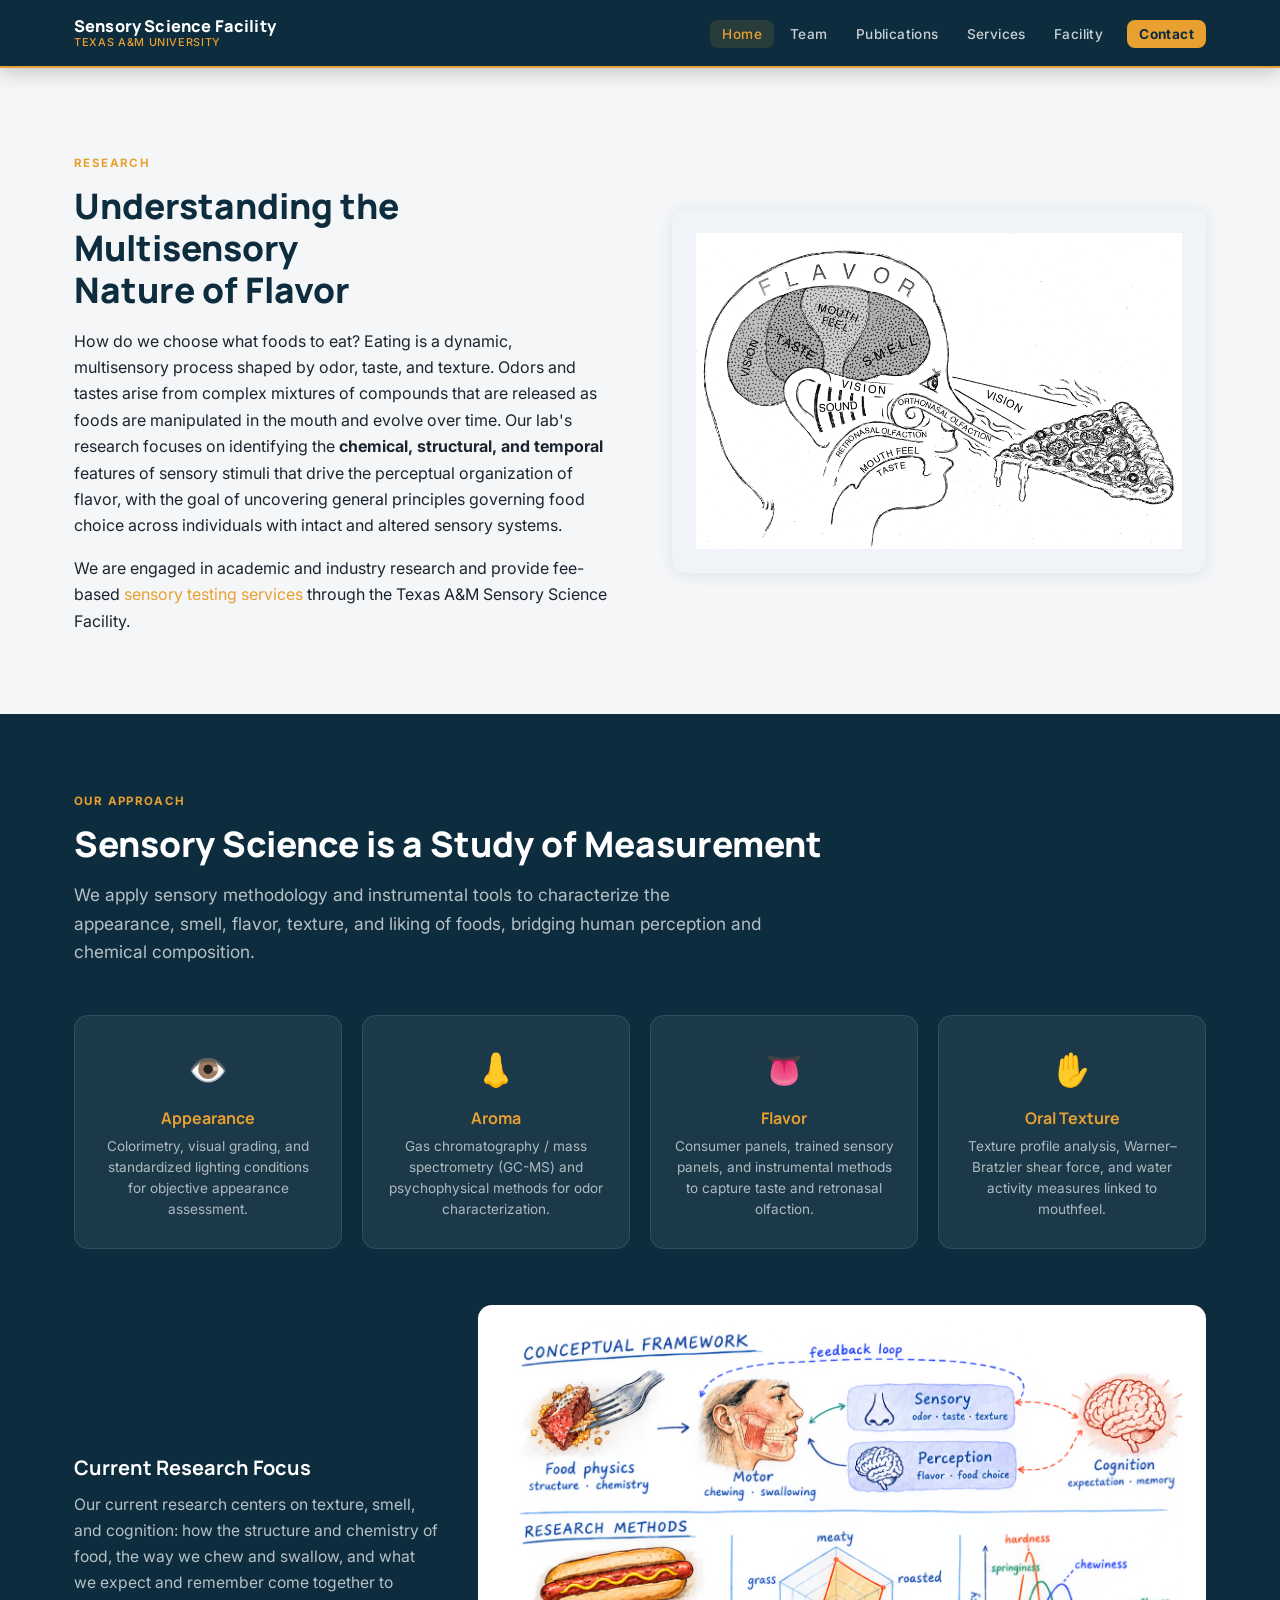
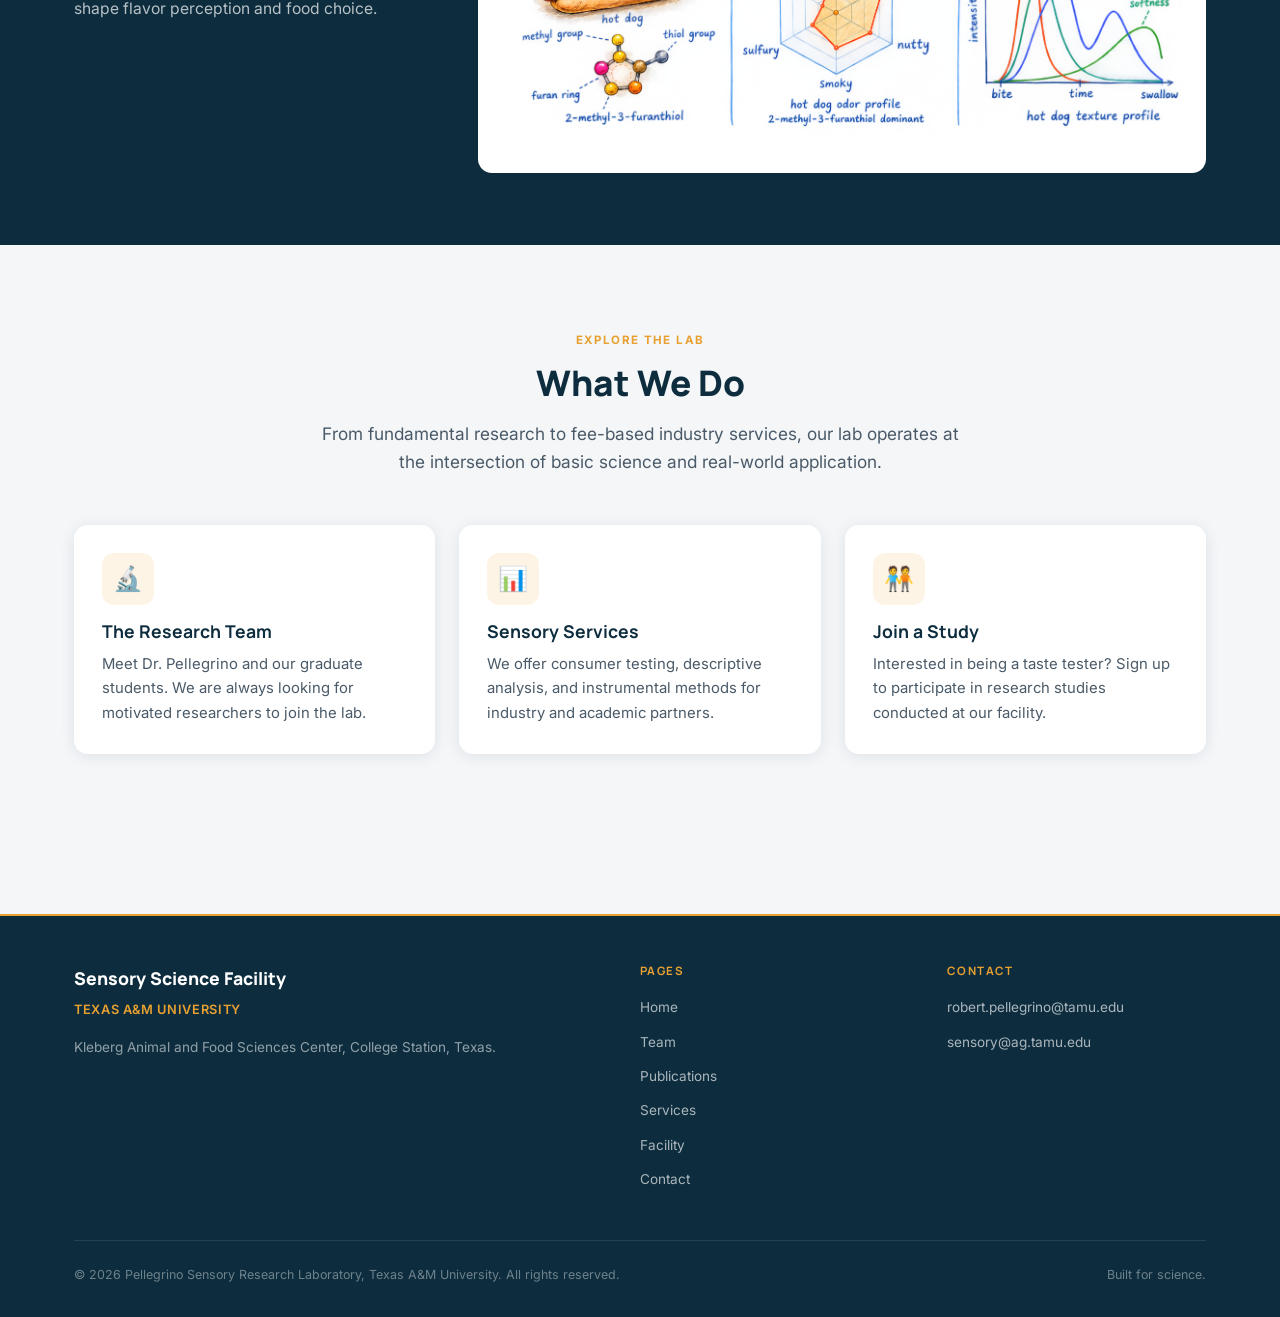
<file: index.html>
<!DOCTYPE html>
<html lang="en">
<head>
  <meta charset="UTF-8" />
  <meta name="viewport" content="width=device-width, initial-scale=1.0" />
  <title>Pellegrino Sensory Research Laboratory | Texas A&amp;M University</title>
  <meta name="description" content="We study the chemical, structural, and temporal features of sensory stimuli that drive flavor perception and food choice. Texas A&M University." />
  <link rel="stylesheet" href="css/style.css" />
</head>
<body>

  <!-- Navigation -->
  <nav class="nav">
    <div class="nav-inner">
      <a class="nav-brand" href="index.html">
        <span class="nav-brand-name">Sensory Science Facility</span>
        <span class="nav-brand-sub">Texas A&amp;M University</span>
      </a>
      <button class="nav-toggle" aria-label="Toggle navigation">
        <span></span><span></span><span></span>
      </button>
      <ul class="nav-links">
        <li><a href="index.html">Home</a></li>
        <li><a href="team.html">Team</a></li>
        <li><a href="publications.html">Publications</a></li>
        <li><a href="services.html">Services</a></li>
        <li><a href="facilities.html">Facility</a></li>
        <li><a href="contact.html" class="nav-cta">Contact</a></li>
      </ul>
    </div>
  </nav>

  <!-- Research -->
  <section class="section">
    <div class="container">
      <div class="research-split">
        <div>
          <span class="section-label">Research</span>
          <h2 class="section-title">Understanding the Multisensory<br />Nature of Flavor</h2>
          <p>
            How do we choose what foods to eat? Eating is a dynamic, multisensory process shaped
            by odor, taste, and texture. Odors and tastes arise from complex mixtures of compounds
            that are released as foods are manipulated in the mouth and evolve over time. Our lab's
            research focuses on identifying the <strong>chemical, structural, and temporal</strong>
            features of sensory stimuli that drive the perceptual organization of flavor, with the
            goal of uncovering general principles governing food choice across individuals with
            intact and altered sensory systems.
          </p>
          <p>
            We are engaged in academic and industry research and provide
            fee-based <a href="services.html">sensory testing services</a> through the
            Texas A&amp;M Sensory Science Facility.
          </p>
        </div>
        <div>
          <img src="topics.png" alt="Five senses diagram showing taste, smell, sight, hearing, and touch" style="background:#f0f4f8; padding:24px; border-radius:14px;" />
        </div>
      </div>
    </div>
  </section>

  <!-- Approach / Methods Banner -->
  <section class="approach-banner">
    <div class="container">
      <span class="section-label">Our Approach</span>
      <h2 class="section-title">Sensory Science is a Study of Measurement</h2>
      <p class="section-subtitle">
        We apply sensory methodology and instrumental tools to characterize the appearance,
        smell, flavor, texture, and liking of foods, bridging human perception and
        chemical composition.
      </p>

      <div class="approach-grid">
        <div class="approach-item">
          <div class="approach-icon">👁️</div>
          <h4>Appearance</h4>
          <p>Colorimetry, visual grading, and standardized lighting conditions for objective appearance assessment.</p>
        </div>
        <div class="approach-item">
          <div class="approach-icon">👃</div>
          <h4>Aroma</h4>
          <p>Gas chromatography / mass spectrometry (GC-MS) and psychophysical methods for odor characterization.</p>
        </div>
        <div class="approach-item">
          <div class="approach-icon">👅</div>
          <h4>Flavor</h4>
          <p>Consumer panels, trained sensory panels, and instrumental methods to capture taste and retronasal olfaction.</p>
        </div>
        <div class="approach-item">
          <div class="approach-icon">✋</div>
          <h4>Oral Texture</h4>
          <p>Texture profile analysis, Warner–Bratzler shear force, and water activity measures linked to mouthfeel.</p>
        </div>
      </div>

      <!-- Current research schematic -->
      <div class="research-focus">
        <div class="research-focus-text">
          <h3>Current Research Focus</h3>
          <p>
            Our current research centers on texture, smell, and cognition: how the structure and
            chemistry of food, the way we chew and swallow, and what we expect and remember come
            together to shape flavor perception and food choice.
          </p>
        </div>
        <a class="research-focus-figure" href="research_drawing.png" target="_blank" rel="noopener" title="Open full-size image">
          <img src="research_drawing.png" alt="Conceptual framework linking food physics, motor processes (chewing and swallowing), sensory input, perception, and cognition, with example research methods: the odorant 2-methyl-3-furanthiol in a hot dog, a hot dog odor profile, and a hot dog texture profile over time from bite to swallow." />
        </a>
      </div>
    </div>
  </section>

  <!-- Quick Nav Cards -->
  <section class="section">
    <div class="container">
      <div class="text-center" style="margin-bottom: 48px;">
        <span class="section-label">Explore the Lab</span>
        <h2 class="section-title">What We Do</h2>
        <p class="section-subtitle">From fundamental research to fee-based industry services, our lab operates at the intersection of basic science and real-world application.</p>
      </div>
      <div class="grid-3">
        <a href="team.html" class="card" style="text-decoration:none; color:inherit;">
          <div class="card-body">
            <div class="card-icon">🔬</div>
            <h3>The Research Team</h3>
            <p>Meet Dr. Pellegrino and our graduate students. We are always looking for motivated researchers to join the lab.</p>
          </div>
        </a>
        <a href="services.html" class="card" style="text-decoration:none; color:inherit;">
          <div class="card-body">
            <div class="card-icon">📊</div>
            <h3>Sensory Services</h3>
            <p>We offer consumer testing, descriptive analysis, and instrumental methods for industry and academic partners.</p>
          </div>
        </a>
        <a href="contact.html" class="card" style="text-decoration:none; color:inherit;">
          <div class="card-body">
            <div class="card-icon">🧑‍🤝‍🧑</div>
            <h3>Join a Study</h3>
            <p>Interested in being a taste tester? Sign up to participate in research studies conducted at our facility.</p>
          </div>
        </a>
      </div>
    </div>
  </section>

  <!-- Footer -->
  <footer class="footer">
    <div class="container">
      <div class="footer-grid">
        <div class="footer-brand">
          <div class="footer-brand-name">Sensory Science Facility</div>
          <div class="footer-brand-sub">Texas A&amp;M University</div>
          <p>Kleberg Animal and Food Sciences Center, College Station, Texas.</p>
        </div>
        <div class="footer-col">
          <h4>Pages</h4>
          <ul>
            <li><a href="index.html">Home</a></li>
            <li><a href="team.html">Team</a></li>
            <li><a href="publications.html">Publications</a></li>
            <li><a href="services.html">Services</a></li>
            <li><a href="facilities.html">Facility</a></li>
            <li><a href="contact.html">Contact</a></li>
          </ul>
        </div>
        <div class="footer-col">
          <h4>Contact</h4>
          <ul>
            <li><a href="mailto:robert.pellegrino@tamu.edu">robert.pellegrino@tamu.edu</a></li>
            <li><a href="mailto:sensory@ag.tamu.edu">sensory@ag.tamu.edu</a></li>
          </ul>
        </div>
      </div>
      <div class="footer-bottom">
        <p>&copy; 2026 Pellegrino Sensory Research Laboratory, Texas A&amp;M University. All rights reserved.</p>
        <p>Built for science.</p>
      </div>
    </div>
  </footer>

  <script src="js/main.js"></script>
</body>
</html>
</file>
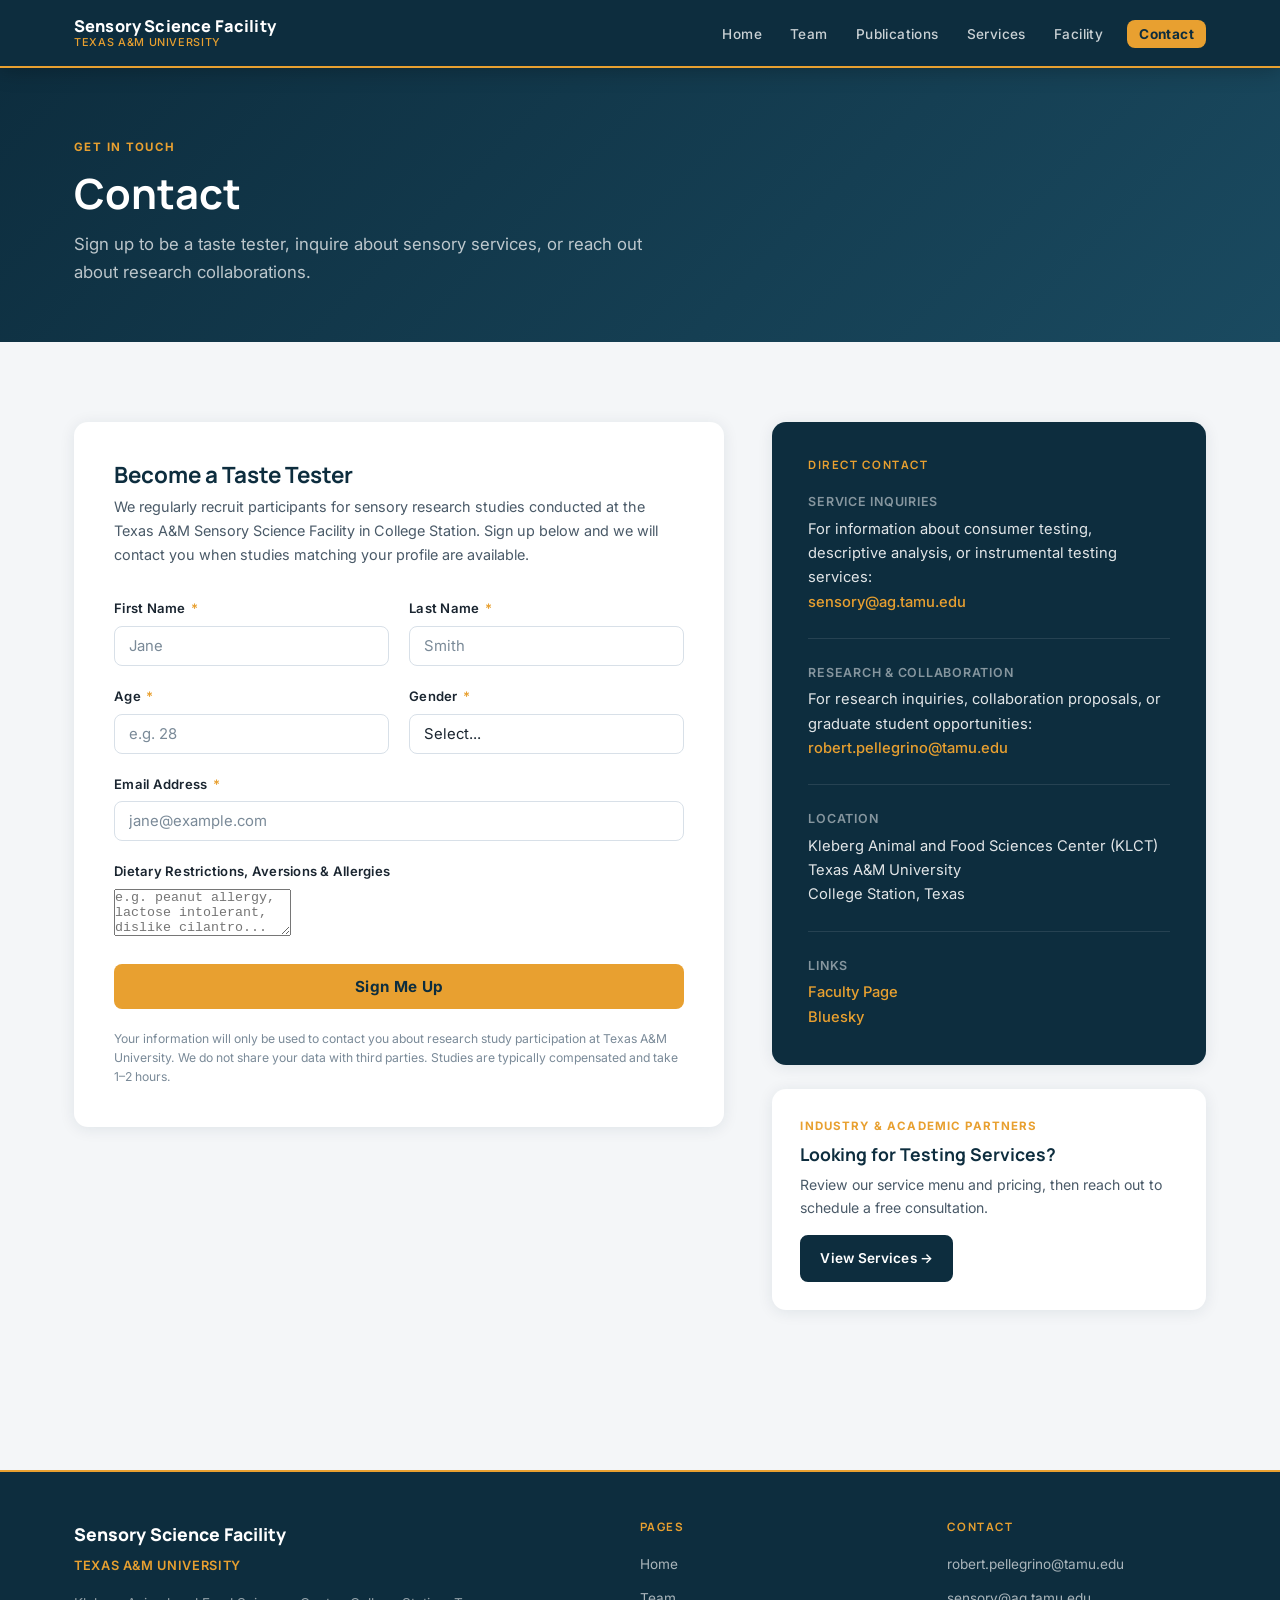
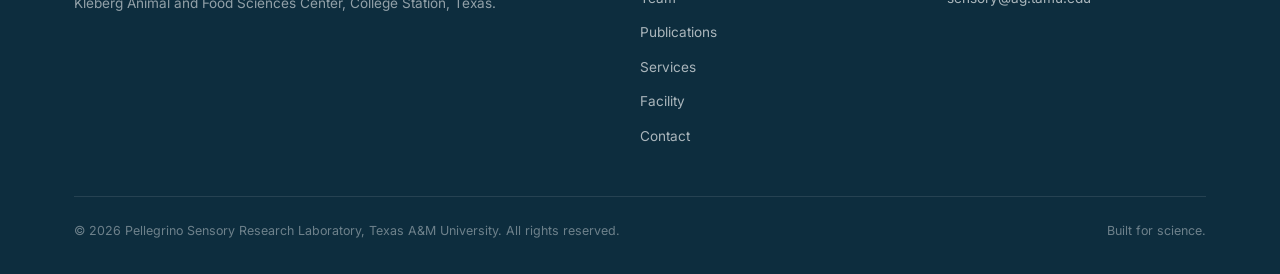
<file: contact.html>
<!DOCTYPE html>
<html lang="en">
<head>
  <meta charset="UTF-8" />
  <meta name="viewport" content="width=device-width, initial-scale=1.0" />
  <title>Contact | Pellegrino Sensory Research Laboratory</title>
  <meta name="description" content="Sign up to be a taste tester, inquire about services, or reach out to the Pellegrino Sensory Research Laboratory at Texas A&M University." />
  <link rel="stylesheet" href="css/style.css" />
</head>
<body>

  <!-- Navigation -->
  <nav class="nav">
    <div class="nav-inner">
      <a class="nav-brand" href="index.html">
        <span class="nav-brand-name">Sensory Science Facility</span>
        <span class="nav-brand-sub">Texas A&amp;M University</span>
      </a>
      <button class="nav-toggle" aria-label="Toggle navigation">
        <span></span><span></span><span></span>
      </button>
      <ul class="nav-links">
        <li><a href="index.html">Home</a></li>
        <li><a href="team.html">Team</a></li>
        <li><a href="publications.html">Publications</a></li>
        <li><a href="services.html">Services</a></li>
        <li><a href="facilities.html">Facility</a></li>
        <li><a href="contact.html" class="nav-cta">Contact</a></li>
      </ul>
    </div>
  </nav>

  <!-- Page Hero -->
  <section class="page-hero">
    <div class="container">
      <span class="section-label">Get In Touch</span>
      <h1>Contact</h1>
      <p>Sign up to be a taste tester, inquire about sensory services, or reach out about research collaborations.</p>
    </div>
  </section>

  <!-- Contact Grid -->
  <section class="section">
    <div class="container">
      <div class="contact-grid">

        <!-- Taste Tester Form -->
        <div class="contact-form-card">
          <h2 class="form-title">Become a Taste Tester</h2>
          <p class="form-desc">
            We regularly recruit participants for sensory research studies conducted at the Texas A&amp;M
            Sensory Science Facility in College Station. Sign up below and we will contact you when
            studies matching your profile are available.
          </p>

          <form id="tasterForm" novalidate>
            <div class="form-row">
              <div class="form-group">
                <label for="firstName">First Name <span class="req">*</span></label>
                <input type="text" id="firstName" name="firstName" placeholder="Jane" required autocomplete="given-name" />
              </div>
              <div class="form-group">
                <label for="lastName">Last Name <span class="req">*</span></label>
                <input type="text" id="lastName" name="lastName" placeholder="Smith" required autocomplete="family-name" />
              </div>
            </div>

            <div class="form-row">
              <div class="form-group">
                <label for="age">Age <span class="req">*</span></label>
                <input type="number" id="age" name="age" placeholder="e.g. 28" min="18" max="100" required />
              </div>
              <div class="form-group">
                <label for="gender">Gender <span class="req">*</span></label>
                <select id="gender" name="gender" required>
                  <option value="" disabled selected>Select...</option>
                  <option value="female">Female</option>
                  <option value="male">Male</option>
                  <option value="other">Other / Prefer not to say</option>
                </select>
              </div>
            </div>

            <div class="form-group">
              <label for="email">Email Address <span class="req">*</span></label>
              <input type="email" id="email" name="email" placeholder="jane@example.com" required autocomplete="email" />
            </div>

            <div class="form-group">
              <label for="dietary">Dietary Restrictions, Aversions &amp; Allergies</label>
              <textarea id="dietary" name="dietary" rows="3" placeholder="e.g. peanut allergy, lactose intolerant, dislike cilantro..."></textarea>
            </div>

            <button type="submit" class="form-submit">Sign Me Up</button>

            <div id="formMessage" class="form-message"></div>
          </form>

          <p style="font-size:0.76rem; color:var(--muted); margin-top:20px; line-height:1.6;">
            Your information will only be used to contact you about research study participation at
            Texas A&amp;M University. We do not share your data with third parties.
            Studies are typically compensated and take 1–2 hours.
          </p>
        </div>

        <!-- Contact Info -->
        <div>
          <div class="contact-info-card">
            <h3>Direct Contact</h3>

            <div class="contact-entry">
              <p class="contact-entry-label">Service Inquiries</p>
              <p class="contact-entry-value">
                For information about consumer testing, descriptive analysis, or instrumental testing services:<br />
                <a href="mailto:sensory@ag.tamu.edu">sensory@ag.tamu.edu</a>
              </p>
            </div>

            <div class="contact-entry">
              <p class="contact-entry-label">Research &amp; Collaboration</p>
              <p class="contact-entry-value">
                For research inquiries, collaboration proposals, or graduate student opportunities:<br />
                <a href="mailto:robert.pellegrino@tamu.edu">robert.pellegrino@tamu.edu</a>
              </p>
            </div>

            <div class="contact-entry">
              <p class="contact-entry-label">Location</p>
              <p class="contact-entry-value">
                Kleberg Animal and Food Sciences Center (KLCT)<br />
                Texas A&amp;M University<br />
                College Station, Texas
              </p>
            </div>

            <div class="contact-entry">
              <p class="contact-entry-label">Links</p>
              <p class="contact-entry-value">
                <a href="https://animalscience.tamu.edu/people/pellegrino-robert/" target="_blank" rel="noopener">Faculty Page</a><br />
                <a href="https://bsky.app/profile/kingfunk.bsky.social" target="_blank" rel="noopener">Bluesky</a>
              </p>
            </div>
          </div>

          <!-- Services CTA -->
          <div style="background:var(--bg-white); border-radius:var(--radius-lg); box-shadow:var(--shadow); padding:28px; margin-top:24px;">
            <p style="font-size:0.72rem; font-weight:700; letter-spacing:0.1em; text-transform:uppercase; color:var(--amber); margin-bottom:8px;">Industry &amp; Academic Partners</p>
            <h3 style="font-size:1.1rem; margin-bottom:8px;">Looking for Testing Services?</h3>
            <p style="font-size:0.88rem; color:var(--text-light); margin-bottom:16px;">
              Review our service menu and pricing, then reach out to schedule a free consultation.
            </p>
            <a href="services.html" class="btn btn-navy" style="font-size:0.85rem; padding:10px 18px;">View Services &rarr;</a>
          </div>
        </div>

      </div>
    </div>
  </section>

  <!-- Google Apps Script Setup Instructions (hidden — for admin reference) -->
  <!--
    ===============================================================
    GOOGLE APPS SCRIPT SETUP — TASTE TESTER FORM
    ===============================================================

    1. Create a new Google Sheet. Name the first row columns:
       Timestamp | First Name | Last Name | Age | Gender | Email | Dietary

    2. Go to Extensions > Apps Script in that Google Sheet.

    3. Paste this code:

    function doPost(e) {
      try {
        var sheet = SpreadsheetApp.getActiveSpreadsheet().getActiveSheet();
        var data = JSON.parse(e.postData.contents);
        sheet.appendRow([
          new Date(),
          data.firstName || '',
          data.lastName  || '',
          data.age       || '',
          data.gender    || '',
          data.email     || '',
          data.dietary   || ''
        ]);
        return ContentService
          .createTextOutput(JSON.stringify({ status: 'success' }))
          .setMimeType(ContentService.MimeType.JSON);
      } catch (err) {
        return ContentService
          .createTextOutput(JSON.stringify({ status: 'error', message: err.toString() }))
          .setMimeType(ContentService.MimeType.JSON);
      }
    }

    4. Click Deploy > New Deployment.
       - Type: Web App
       - Execute as: Me
       - Who has access: Anyone

    5. Copy the Web App URL.

    6. Open js/main.js and replace:
       const SCRIPT_URL = 'YOUR_GOOGLE_APPS_SCRIPT_URL';
       with your actual URL.
    ===============================================================
  -->

  <!-- Footer -->
  <footer class="footer">
    <div class="container">
      <div class="footer-grid">
        <div class="footer-brand">
          <div class="footer-brand-name">Sensory Science Facility</div>
          <div class="footer-brand-sub">Texas A&amp;M University</div>
          <p>Kleberg Animal and Food Sciences Center, College Station, Texas.</p>
        </div>
        <div class="footer-col">
          <h4>Pages</h4>
          <ul>
            <li><a href="index.html">Home</a></li>
            <li><a href="team.html">Team</a></li>
            <li><a href="publications.html">Publications</a></li>
            <li><a href="services.html">Services</a></li>
            <li><a href="facilities.html">Facility</a></li>
            <li><a href="contact.html">Contact</a></li>
          </ul>
        </div>
        <div class="footer-col">
          <h4>Contact</h4>
          <ul>
            <li><a href="mailto:robert.pellegrino@tamu.edu">robert.pellegrino@tamu.edu</a></li>
            <li><a href="mailto:sensory@ag.tamu.edu">sensory@ag.tamu.edu</a></li>
          </ul>
        </div>
      </div>
      <div class="footer-bottom">
        <p>&copy; 2026 Pellegrino Sensory Research Laboratory, Texas A&amp;M University. All rights reserved.</p>
        <p>Built for science.</p>
      </div>
    </div>
  </footer>

  <script src="js/main.js"></script>
</body>
</html>
</file>
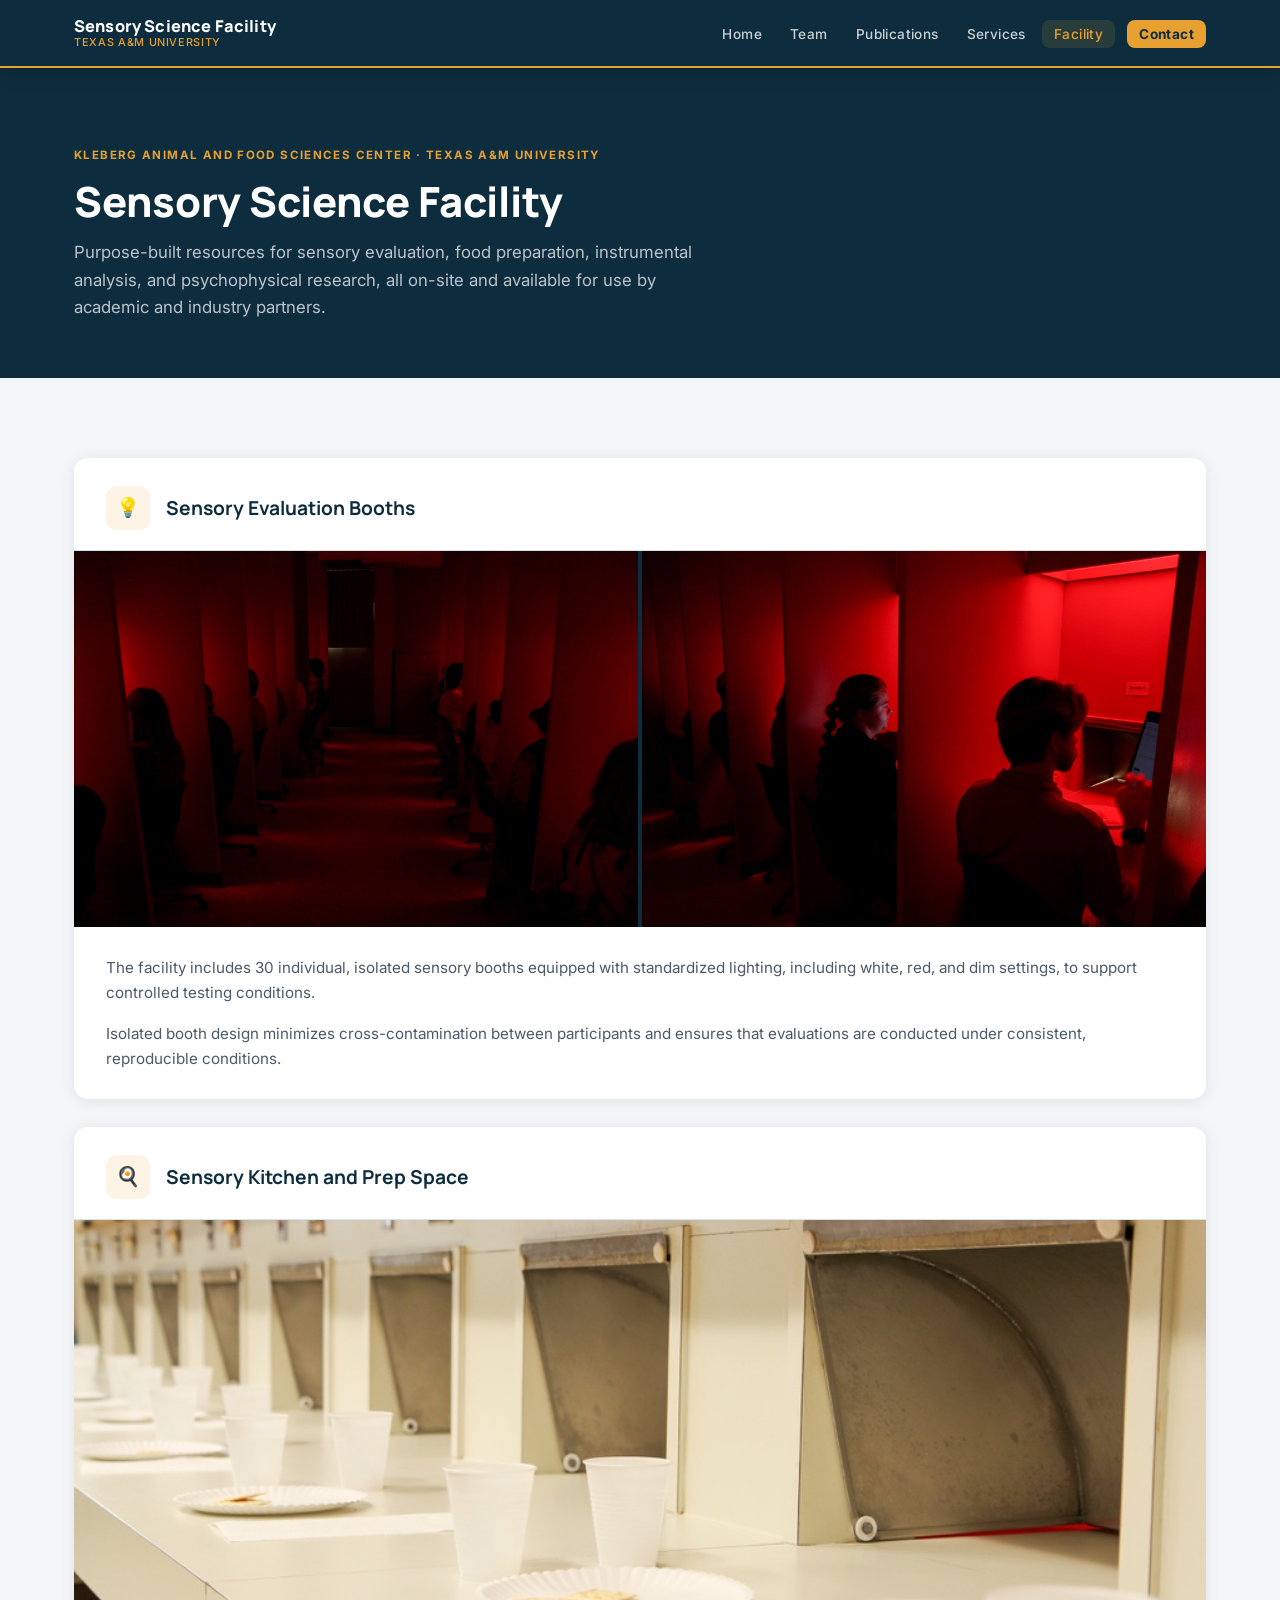
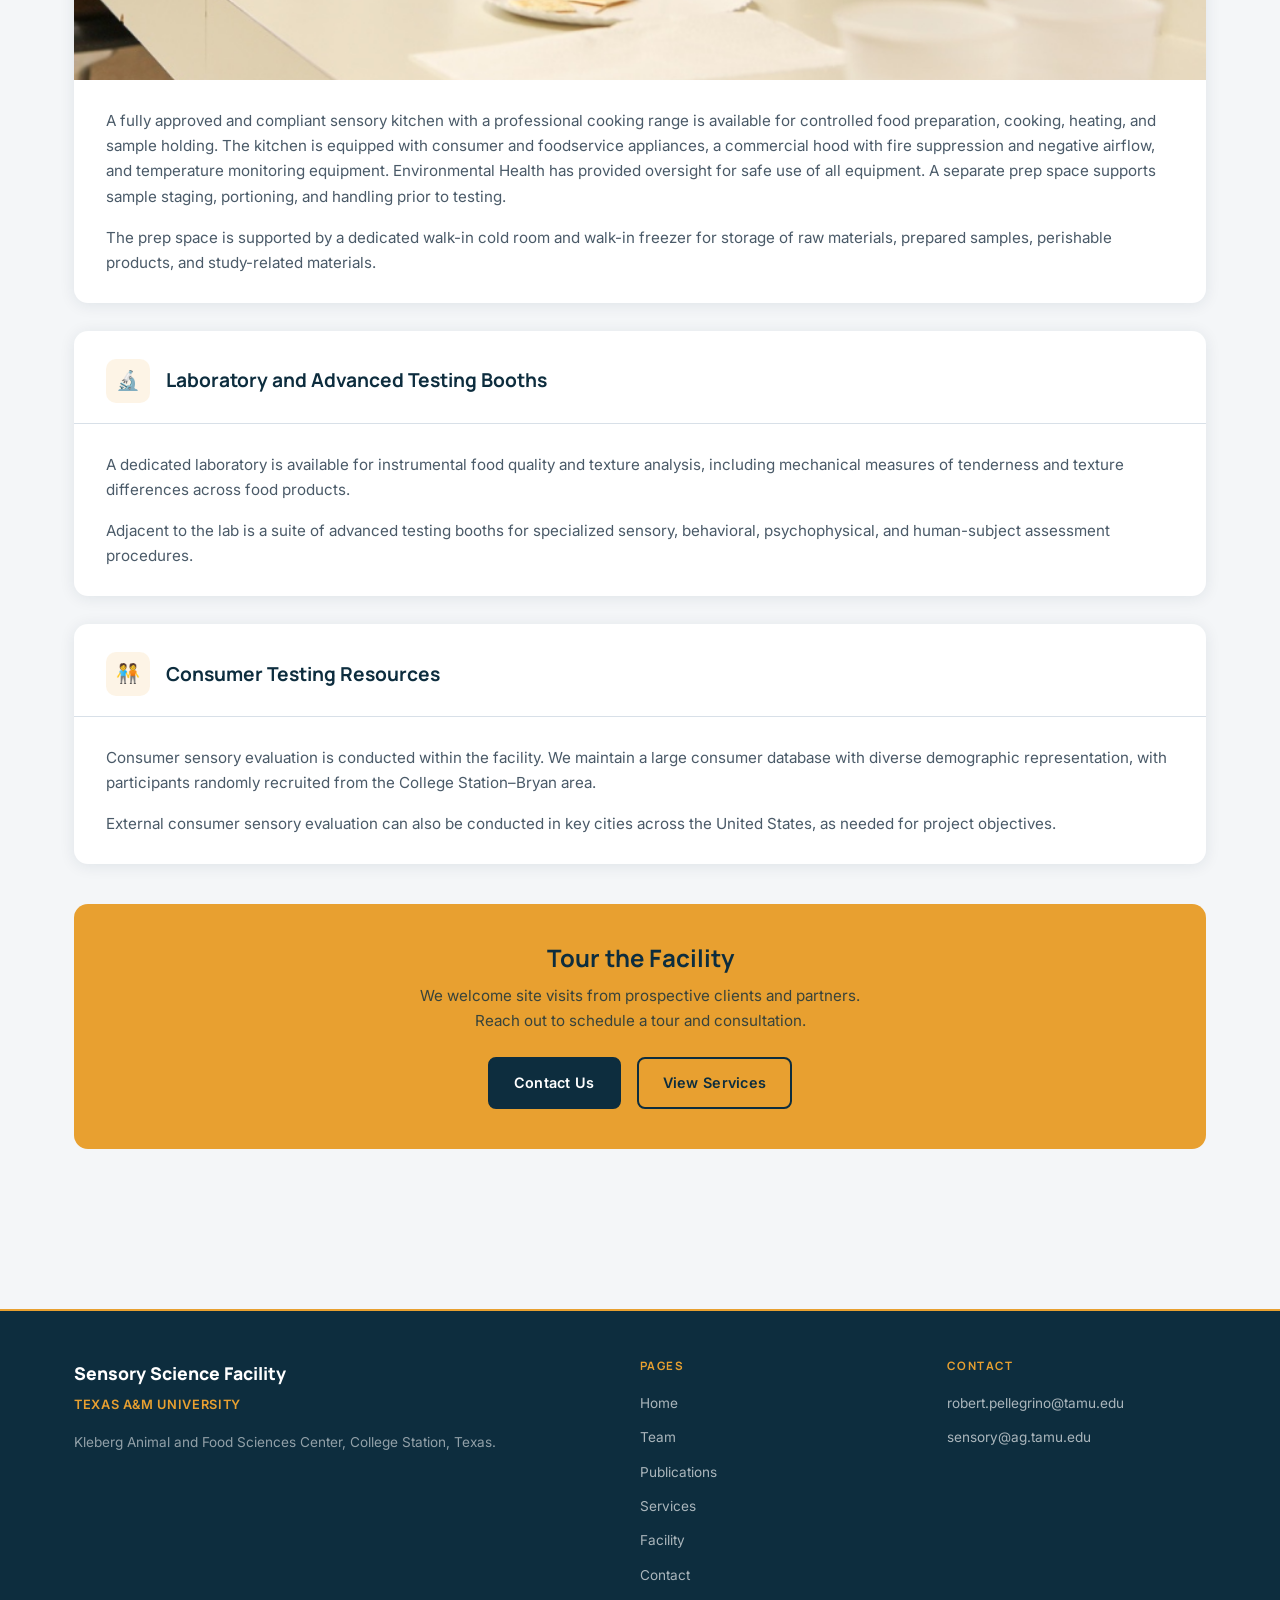
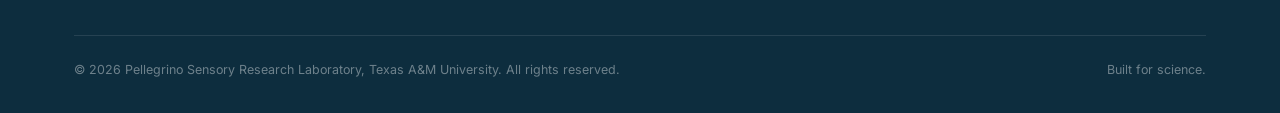
<file: facilities.html>
<!DOCTYPE html>
<html lang="en">
<head>
  <meta charset="UTF-8" />
  <meta name="viewport" content="width=device-width, initial-scale=1.0" />
  <title>Facility | Texas A&amp;M Sensory Science Facility</title>
  <meta name="description" content="The Texas A&M Sensory Science Facility features 30 sensory booths, a full kitchen, cold storage, instrumental laboratory, and a large consumer database." />
  <link rel="stylesheet" href="css/style.css" />
</head>
<body>

  <!-- Navigation -->
  <nav class="nav">
    <div class="nav-inner">
      <a class="nav-brand" href="index.html">
        <span class="nav-brand-name">Sensory Science Facility</span>
        <span class="nav-brand-sub">Texas A&amp;M University</span>
      </a>
      <button class="nav-toggle" aria-label="Toggle navigation">
        <span></span><span></span><span></span>
      </button>
      <ul class="nav-links">
        <li><a href="index.html">Home</a></li>
        <li><a href="team.html">Team</a></li>
        <li><a href="publications.html">Publications</a></li>
        <li><a href="services.html">Services</a></li>
        <li><a href="facilities.html">Facility</a></li>
        <li><a href="contact.html" class="nav-cta">Contact</a></li>
      </ul>
    </div>
  </nav>

  <!-- Facility Hero -->
  <section class="facility-hero">
    <div class="container">
      <span class="section-label">Kleberg Animal and Food Sciences Center · Texas A&amp;M University</span>
      <h1 style="color:#ffffff; font-size:clamp(1.8rem,4vw,2.6rem); margin-bottom:12px; font-family:'Manrope',sans-serif; font-weight:800;">Sensory Science Facility</h1>
      <p style="color:rgba(255,255,255,0.72); max-width:620px; font-size:1.05rem;">
        Purpose-built resources for sensory evaluation, food preparation, instrumental analysis, and
        psychophysical research, all on-site and available for use by academic and industry partners.
      </p>
    </div>
  </section>

  <!-- Facility Sections -->
  <section class="section">
    <div class="container">

      <!-- Booths -->
      <div class="facility-section">
        <div class="facility-section-header">
          <div class="facility-section-icon">💡</div>
          <h2>Sensory Evaluation Booths</h2>
        </div>
        <!-- Booths photos -->
        <div class="facility-img-pair">
          <img src="booths.jpg" alt="Row of sensory evaluation booths under red lighting at the Texas A&amp;M Sensory Science Facility" />
          <img src="booths_inside_closeup.jpg" alt="Participants evaluating samples on tablets inside individual booths under red lighting" />
        </div>
        <div class="facility-section-body" style="padding-top:28px;">
          <p>
            The facility includes 30 individual, isolated sensory booths equipped with
            standardized lighting, including white, red, and dim settings, to support controlled testing conditions.
          </p>
          <p>
            Isolated booth design minimizes cross-contamination between participants and ensures
            that evaluations are conducted under consistent, reproducible conditions.
          </p>
        </div>
      </div>

      <!-- Kitchen + Cold Storage -->
      <div class="facility-section">
        <div class="facility-section-header">
          <div class="facility-section-icon">🍳</div>
          <h2>Sensory Kitchen and Prep Space</h2>
        </div>
        <img class="facility-img-wide" src="booths_kitchen_closeup.jpg" alt="Prep-side counter with sample cups and plates staged at the booth pass-through windows" />
        <div class="facility-section-body" style="padding-top:28px;">
          <p>
            A fully approved and compliant sensory kitchen with a professional cooking range is
            available for controlled food preparation, cooking, heating, and sample holding.
            The kitchen is equipped with consumer and foodservice appliances, a commercial hood
            with fire suppression and negative airflow, and temperature monitoring equipment.
            Environmental Health has provided oversight for safe use of all equipment.
            A separate prep space supports sample staging, portioning, and handling prior to testing.
          </p>
          <p>
            The prep space is supported by a dedicated walk-in cold room and walk-in freezer
            for storage of raw materials, prepared samples, perishable products, and study-related materials.
          </p>
        </div>
      </div>

      <!-- Lab + Advanced Booths -->
      <div class="facility-section">
        <div class="facility-section-header">
          <div class="facility-section-icon">🔬</div>
          <h2>Laboratory and Advanced Testing Booths</h2>
        </div>
        <div class="facility-section-body">
          <p>
            A dedicated laboratory is available for instrumental food quality and texture analysis,
            including mechanical measures of tenderness and texture differences across food products.
          </p>
          <p>
            Adjacent to the lab is a suite of advanced testing booths for specialized
            sensory, behavioral, psychophysical, and human-subject assessment procedures.
          </p>
        </div>
      </div>

      <!-- Consumer Database -->
      <div class="facility-section">
        <div class="facility-section-header">
          <div class="facility-section-icon">🧑‍🤝‍🧑</div>
          <h2>Consumer Testing Resources</h2>
        </div>
        <div class="facility-section-body">
          <p>
            Consumer sensory evaluation is conducted within the facility. We maintain a
            large consumer database with diverse demographic representation,
            with participants randomly recruited from the College Station–Bryan area.
          </p>
          <p>
            External consumer sensory evaluation can also be conducted in key cities across the
            United States, as needed for project objectives.
          </p>
        </div>
      </div>

      <!-- CTA -->
      <div style="background:var(--amber); border-radius:var(--radius-lg); padding:40px; text-align:center; margin-top:40px;">
        <h2 style="color:var(--navy); margin-bottom:10px;">Tour the Facility</h2>
        <p style="color:var(--navy); opacity:0.8; max-width:480px; margin:0 auto 24px; font-size:0.95rem;">
          We welcome site visits from prospective clients and partners. Reach out to schedule a
          tour and consultation.
        </p>
        <a href="mailto:sensory@ag.tamu.edu?subject=Request%20Consultation" class="btn btn-navy">Contact Us</a>
        <a href="services.html" class="btn btn-outline" style="border-color:var(--navy); color:var(--navy); margin-left:12px;">View Services</a>
      </div>

    </div>
  </section>

  <!-- Footer -->
  <footer class="footer">
    <div class="container">
      <div class="footer-grid">
        <div class="footer-brand">
          <div class="footer-brand-name">Sensory Science Facility</div>
          <div class="footer-brand-sub">Texas A&amp;M University</div>
          <p>Kleberg Animal and Food Sciences Center, College Station, Texas.</p>
        </div>
        <div class="footer-col">
          <h4>Pages</h4>
          <ul>
            <li><a href="index.html">Home</a></li>
            <li><a href="team.html">Team</a></li>
            <li><a href="publications.html">Publications</a></li>
            <li><a href="services.html">Services</a></li>
            <li><a href="facilities.html">Facility</a></li>
            <li><a href="contact.html">Contact</a></li>
          </ul>
        </div>
        <div class="footer-col">
          <h4>Contact</h4>
          <ul>
            <li><a href="mailto:robert.pellegrino@tamu.edu">robert.pellegrino@tamu.edu</a></li>
            <li><a href="mailto:sensory@ag.tamu.edu">sensory@ag.tamu.edu</a></li>
          </ul>
        </div>
      </div>
      <div class="footer-bottom">
        <p>&copy; 2026 Pellegrino Sensory Research Laboratory, Texas A&amp;M University. All rights reserved.</p>
        <p>Built for science.</p>
      </div>
    </div>
  </footer>

  <script src="js/main.js"></script>
</body>
</html>
</file>
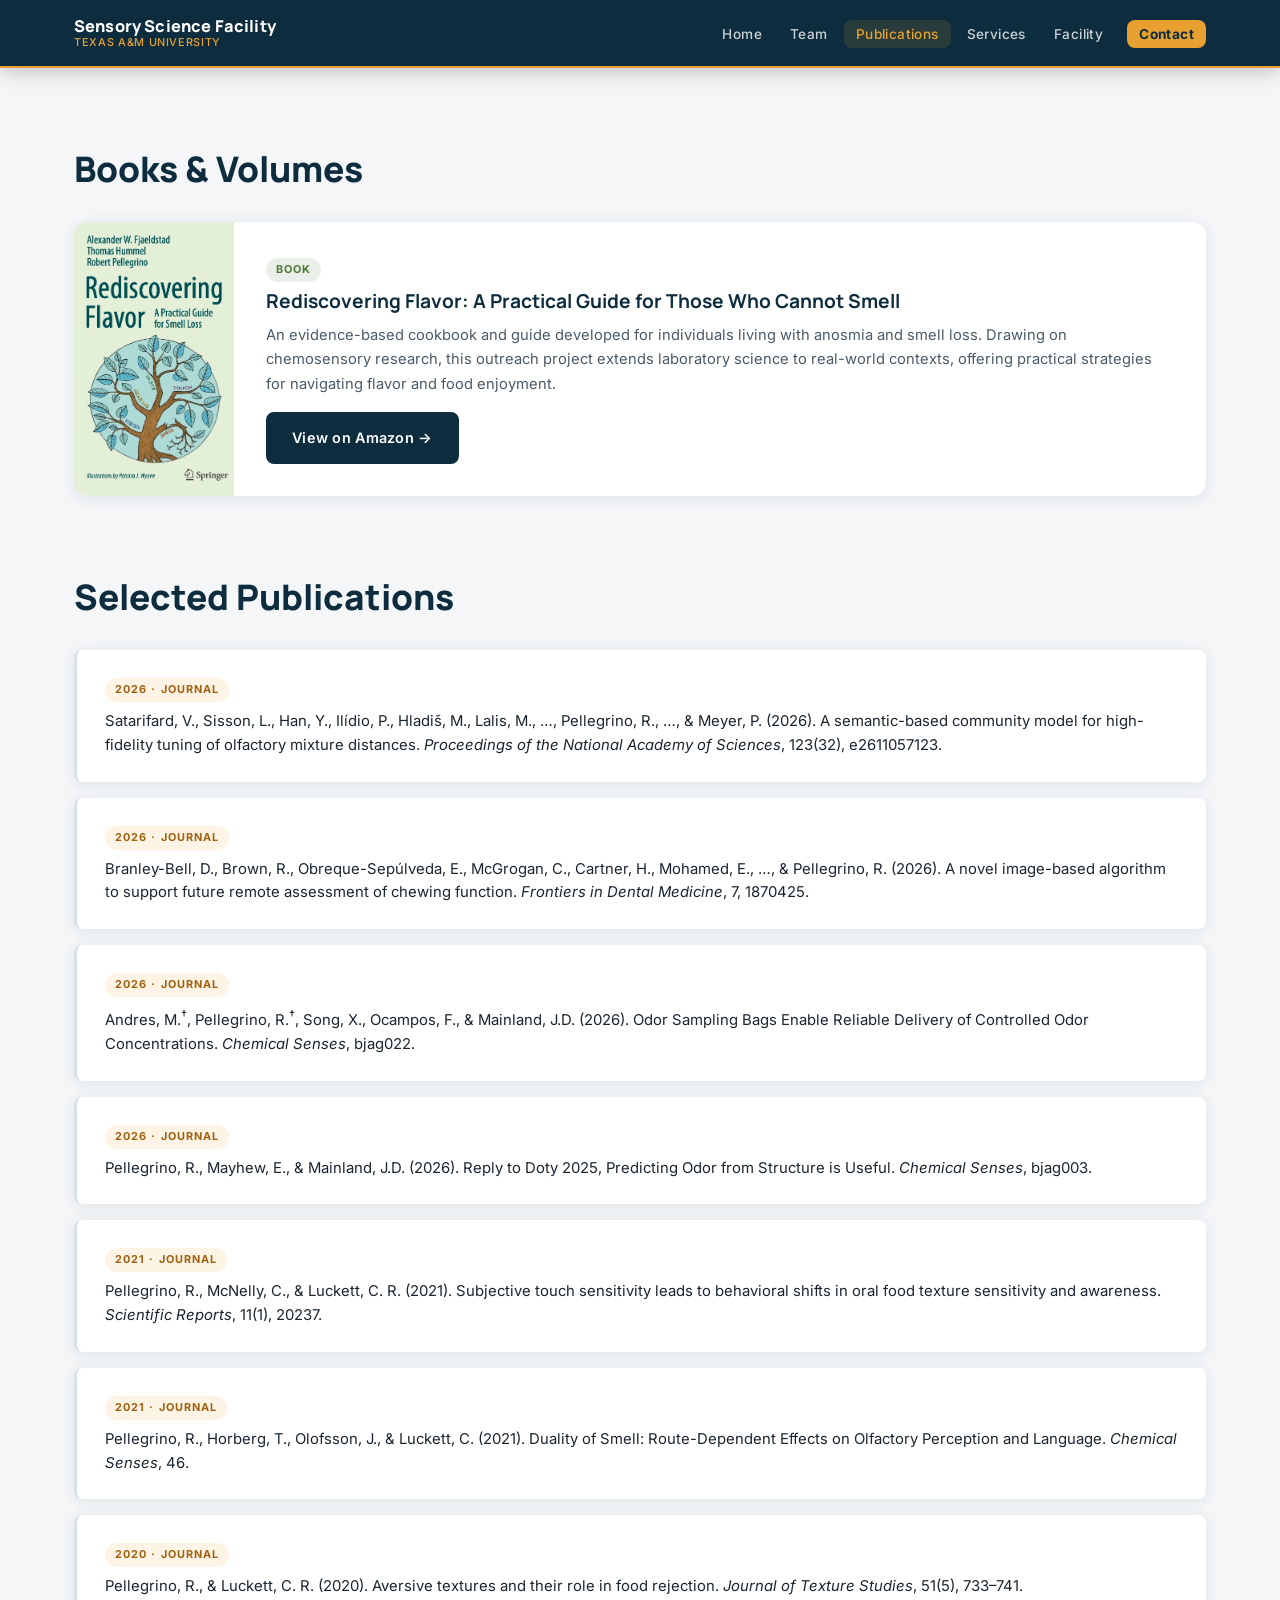
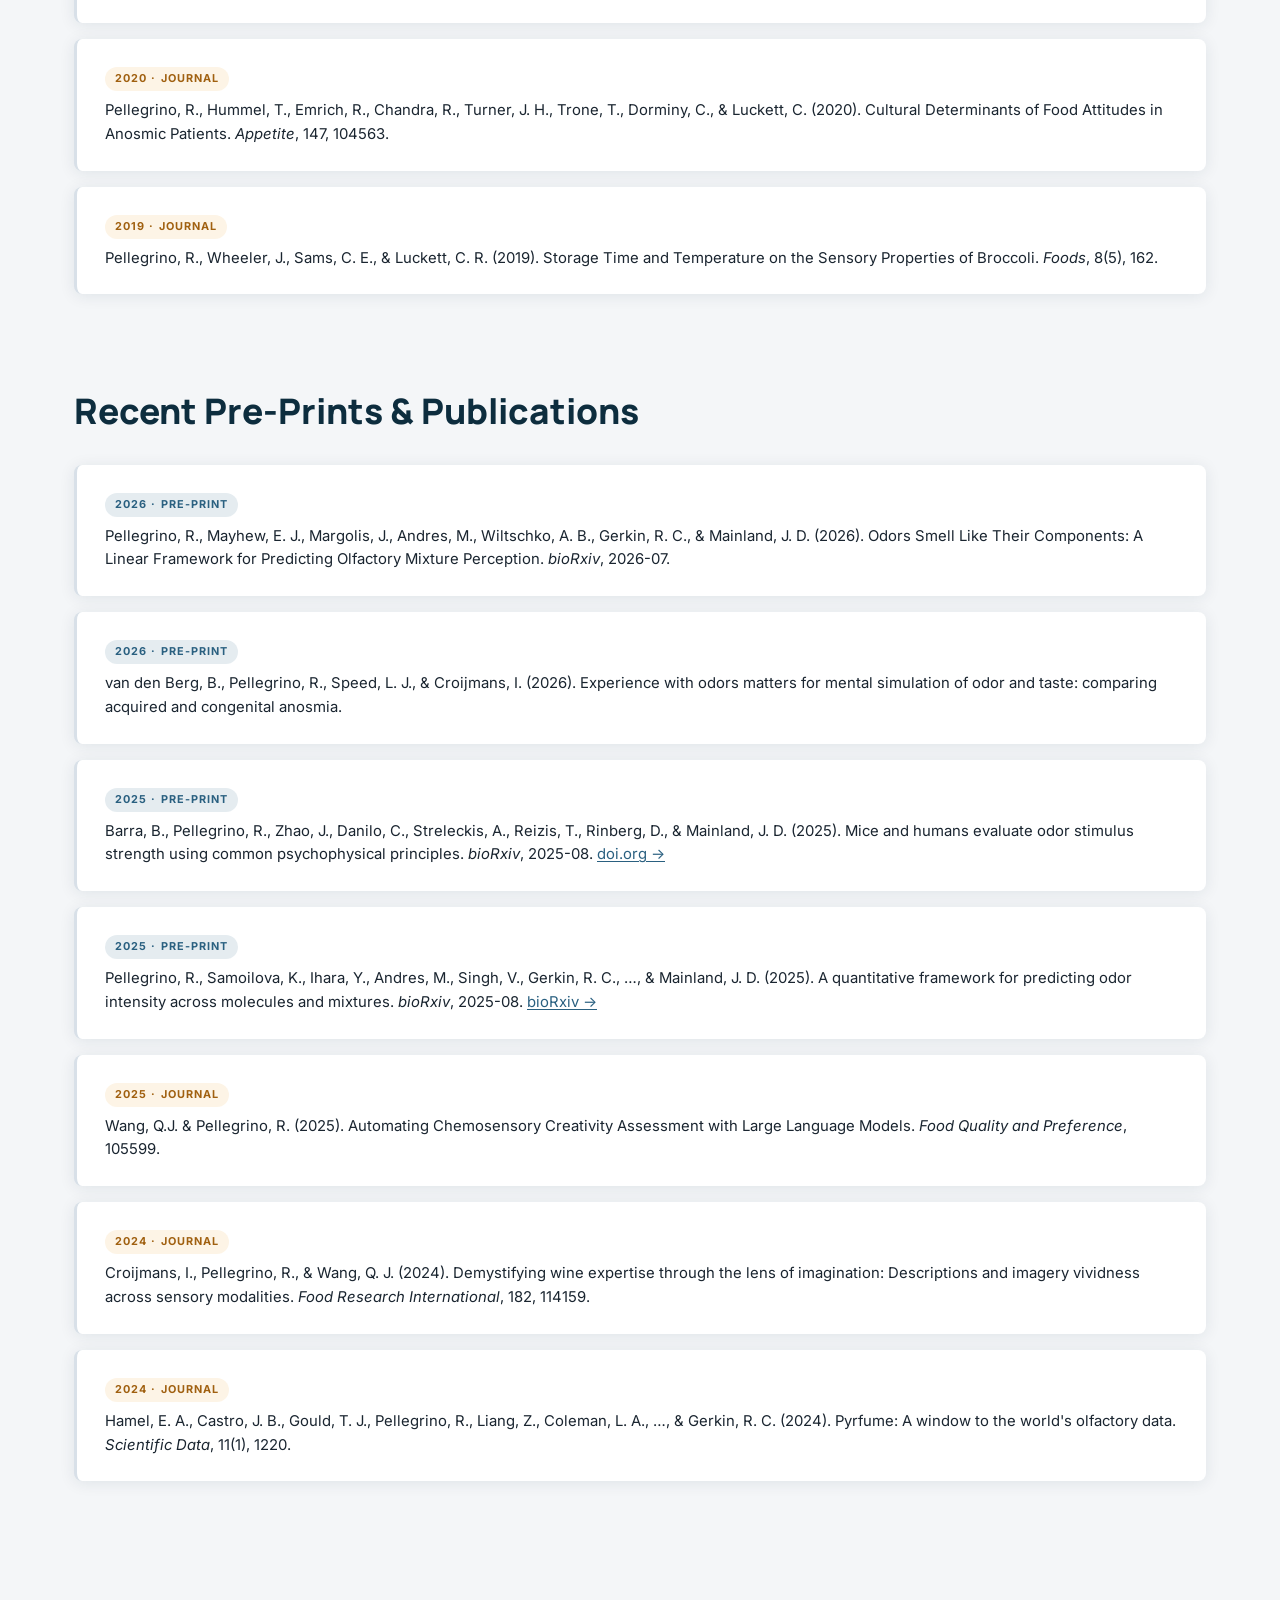
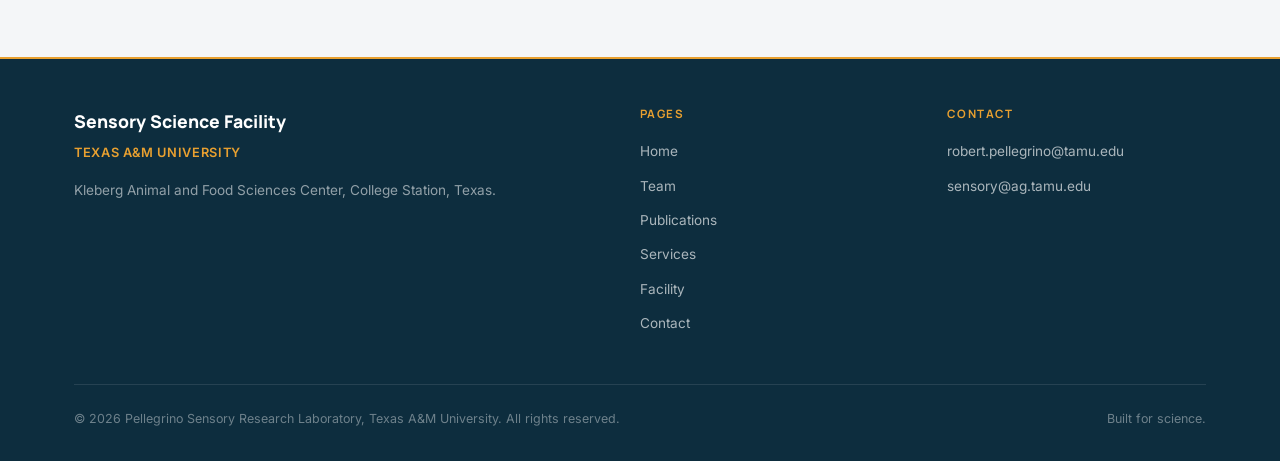
<file: publications.html>
<!DOCTYPE html>
<html lang="en">
<head>
  <meta charset="UTF-8" />
  <meta name="viewport" content="width=device-width, initial-scale=1.0" />
  <title>Publications | Pellegrino Sensory Research Laboratory</title>
  <meta name="description" content="Books, journal articles, and pre-prints from the Pellegrino Sensory Research Laboratory at Texas A&M University." />
  <link rel="stylesheet" href="css/style.css" />
</head>
<body>

  <!-- Navigation -->
  <nav class="nav">
    <div class="nav-inner">
      <a class="nav-brand" href="index.html">
        <span class="nav-brand-name">Sensory Science Facility</span>
        <span class="nav-brand-sub">Texas A&amp;M University</span>
      </a>
      <button class="nav-toggle" aria-label="Toggle navigation">
        <span></span><span></span><span></span>
      </button>
      <ul class="nav-links">
        <li><a href="index.html">Home</a></li>
        <li><a href="team.html">Team</a></li>
        <li><a href="publications.html">Publications</a></li>
        <li><a href="services.html">Services</a></li>
        <li><a href="facilities.html">Facility</a></li>
        <li><a href="contact.html" class="nav-cta">Contact</a></li>
      </ul>
    </div>
  </nav>

  <!-- Books -->
  <section class="section">
    <div class="container">
      <h2 class="section-title" style="margin-bottom: 32px;">Books &amp; Volumes</h2>

      <div class="book-card">
        <div class="book-cover">
          <img src="cookbook_cover.jpg" alt="Rediscovering Flavor cookbook cover" />
        </div>
        <div class="book-info">
          <span class="pub-type-badge badge-book">Book</span>
          <h3>Rediscovering Flavor: A Practical Guide for Those Who Cannot Smell</h3>
          <p>
            An evidence-based cookbook and guide developed for individuals living with anosmia and
            smell loss. Drawing on chemosensory research, this outreach project extends laboratory
            science to real-world contexts, offering practical strategies for navigating flavor
            and food enjoyment.
          </p>
          <a href="https://www.amazon.com/Rediscovering-Flavor-Practical-Guide-Smell/dp/303208055X" target="_blank" rel="noopener" class="btn btn-navy">View on Amazon &rarr;</a>
        </div>
      </div>
    </div>
  </section>

  <!-- Selected Publications -->
  <section class="section" style="padding-top: 0;">
    <div class="container">
      <h2 class="section-title" style="margin-bottom: 32px;">Selected Publications</h2>

      <ul class="pub-list">

        <li class="pub-item">
          <span class="pub-type-badge badge-journal">2026 · Journal</span>
          <p class="pub-citation">
            Satarifard, V., Sisson, L., Han, Y., Ilídio, P., Hladiš, M., Lalis, M., …, Pellegrino, R., …, &amp; Meyer, P. (2026).
            A semantic-based community model for high-fidelity tuning of olfactory mixture distances.
            <em>Proceedings of the National Academy of Sciences</em>, 123(32), e2611057123.
          </p>
        </li>

        <li class="pub-item">
          <span class="pub-type-badge badge-journal">2026 · Journal</span>
          <p class="pub-citation">
            Branley-Bell, D., Brown, R., Obreque-Sepúlveda, E., McGrogan, C., Cartner, H., Mohamed, E., …, &amp; Pellegrino, R. (2026).
            A novel image-based algorithm to support future remote assessment of chewing function.
            <em>Frontiers in Dental Medicine</em>, 7, 1870425.
          </p>
        </li>

        <li class="pub-item">
          <span class="pub-type-badge badge-journal">2026 · Journal</span>
          <p class="pub-citation">
            Andres, M.<sup>†</sup>, Pellegrino, R.<sup>†</sup>, Song, X., Ocampos, F., &amp; Mainland, J.D. (2026).
            Odor Sampling Bags Enable Reliable Delivery of Controlled Odor Concentrations.
            <em>Chemical Senses</em>, bjag022.
          </p>
        </li>

        <li class="pub-item">
          <span class="pub-type-badge badge-journal">2026 · Journal</span>
          <p class="pub-citation">
            Pellegrino, R., Mayhew, E., &amp; Mainland, J.D. (2026). Reply to Doty 2025, Predicting Odor from Structure is Useful.
            <em>Chemical Senses</em>, bjag003.
          </p>
        </li>

        <li class="pub-item">
          <span class="pub-type-badge badge-journal">2021 · Journal</span>
          <p class="pub-citation">
            Pellegrino, R., McNelly, C., &amp; Luckett, C. R. (2021).
            Subjective touch sensitivity leads to behavioral shifts in oral food texture sensitivity and awareness.
            <em>Scientific Reports</em>, 11(1), 20237.
          </p>
        </li>

        <li class="pub-item">
          <span class="pub-type-badge badge-journal">2021 · Journal</span>
          <p class="pub-citation">
            Pellegrino, R., Horberg, T., Olofsson, J., &amp; Luckett, C. (2021).
            Duality of Smell: Route-Dependent Effects on Olfactory Perception and Language.
            <em>Chemical Senses</em>, 46.
          </p>
        </li>

        <li class="pub-item">
          <span class="pub-type-badge badge-journal">2020 · Journal</span>
          <p class="pub-citation">
            Pellegrino, R., &amp; Luckett, C. R. (2020).
            Aversive textures and their role in food rejection.
            <em>Journal of Texture Studies</em>, 51(5), 733–741.
          </p>
        </li>

        <li class="pub-item">
          <span class="pub-type-badge badge-journal">2020 · Journal</span>
          <p class="pub-citation">
            Pellegrino, R., Hummel, T., Emrich, R., Chandra, R., Turner, J. H., Trone, T., Dorminy, C., &amp; Luckett, C. (2020).
            Cultural Determinants of Food Attitudes in Anosmic Patients.
            <em>Appetite</em>, 147, 104563.
          </p>
        </li>

        <li class="pub-item">
          <span class="pub-type-badge badge-journal">2019 · Journal</span>
          <p class="pub-citation">
            Pellegrino, R., Wheeler, J., Sams, C. E., &amp; Luckett, C. R. (2019).
            Storage Time and Temperature on the Sensory Properties of Broccoli.
            <em>Foods</em>, 8(5), 162.
          </p>
        </li>

      </ul>
    </div>
  </section>

  <!-- Recent Pre-prints -->
  <section class="section" style="padding-top: 0;">
    <div class="container">
      <h2 class="section-title" style="margin-bottom: 32px;">Recent Pre-Prints &amp; Publications</h2>

      <ul class="pub-list">

        <li class="pub-item">
          <span class="pub-type-badge badge-preprint">2026 · Pre-print</span>
          <p class="pub-citation">
            Pellegrino, R., Mayhew, E. J., Margolis, J., Andres, M., Wiltschko, A. B., Gerkin, R. C., &amp; Mainland, J. D. (2026).
            Odors Smell Like Their Components: A Linear Framework for Predicting Olfactory Mixture Perception.
            <em>bioRxiv</em>, 2026-07.
          </p>
        </li>

        <li class="pub-item">
          <span class="pub-type-badge badge-preprint">2026 · Pre-print</span>
          <p class="pub-citation">
            van den Berg, B., Pellegrino, R., Speed, L. J., &amp; Croijmans, I. (2026).
            Experience with odors matters for mental simulation of odor and taste: comparing acquired and congenital anosmia.
          </p>
        </li>

        <li class="pub-item">
          <span class="pub-type-badge badge-preprint">2025 · Pre-print</span>
          <p class="pub-citation">
            Barra, B., Pellegrino, R., Zhao, J., Danilo, C., Streleckis, A., Reizis, T., Rinberg, D., &amp; Mainland, J. D. (2025).
            Mice and humans evaluate odor stimulus strength using common psychophysical principles.
            <em>bioRxiv</em>, 2025-08.
            <a href="https://doi.org/10.1101/2025.08.16.669760" target="_blank" rel="noopener">doi.org &rarr;</a>
          </p>
        </li>

        <li class="pub-item">
          <span class="pub-type-badge badge-preprint">2025 · Pre-print</span>
          <p class="pub-citation">
            Pellegrino, R., Samoilova, K., Ihara, Y., Andres, M., Singh, V., Gerkin, R. C., …, &amp; Mainland, J. D. (2025).
            A quantitative framework for predicting odor intensity across molecules and mixtures.
            <em>bioRxiv</em>, 2025-08.
            <a href="https://www.biorxiv.org/content/10.1101/2025.08.08.668954v1" target="_blank" rel="noopener">bioRxiv &rarr;</a>
          </p>
        </li>

        <li class="pub-item">
          <span class="pub-type-badge badge-journal">2025 · Journal</span>
          <p class="pub-citation">
            Wang, Q.J. &amp; Pellegrino, R. (2025).
            Automating Chemosensory Creativity Assessment with Large Language Models.
            <em>Food Quality and Preference</em>, 105599.
          </p>
        </li>

        <li class="pub-item">
          <span class="pub-type-badge badge-journal">2024 · Journal</span>
          <p class="pub-citation">
            Croijmans, I., Pellegrino, R., &amp; Wang, Q. J. (2024).
            Demystifying wine expertise through the lens of imagination: Descriptions and imagery vividness across sensory modalities.
            <em>Food Research International</em>, 182, 114159.
          </p>
        </li>

        <li class="pub-item">
          <span class="pub-type-badge badge-journal">2024 · Journal</span>
          <p class="pub-citation">
            Hamel, E. A., Castro, J. B., Gould, T. J., Pellegrino, R., Liang, Z., Coleman, L. A., …, &amp; Gerkin, R. C. (2024).
            Pyrfume: A window to the world's olfactory data.
            <em>Scientific Data</em>, 11(1), 1220.
          </p>
        </li>

      </ul>
    </div>
  </section>

  <!-- Footer -->
  <footer class="footer">
    <div class="container">
      <div class="footer-grid">
        <div class="footer-brand">
          <div class="footer-brand-name">Sensory Science Facility</div>
          <div class="footer-brand-sub">Texas A&amp;M University</div>
          <p>Kleberg Animal and Food Sciences Center, College Station, Texas.</p>
        </div>
        <div class="footer-col">
          <h4>Pages</h4>
          <ul>
            <li><a href="index.html">Home</a></li>
            <li><a href="team.html">Team</a></li>
            <li><a href="publications.html">Publications</a></li>
            <li><a href="services.html">Services</a></li>
            <li><a href="facilities.html">Facility</a></li>
            <li><a href="contact.html">Contact</a></li>
          </ul>
        </div>
        <div class="footer-col">
          <h4>Contact</h4>
          <ul>
            <li><a href="mailto:robert.pellegrino@tamu.edu">robert.pellegrino@tamu.edu</a></li>
            <li><a href="mailto:sensory@ag.tamu.edu">sensory@ag.tamu.edu</a></li>
          </ul>
        </div>
      </div>
      <div class="footer-bottom">
        <p>&copy; 2026 Pellegrino Sensory Research Laboratory, Texas A&amp;M University. All rights reserved.</p>
        <p>Built for science.</p>
      </div>
    </div>
  </footer>

  <script src="js/main.js"></script>
</body>
</html>
</file>
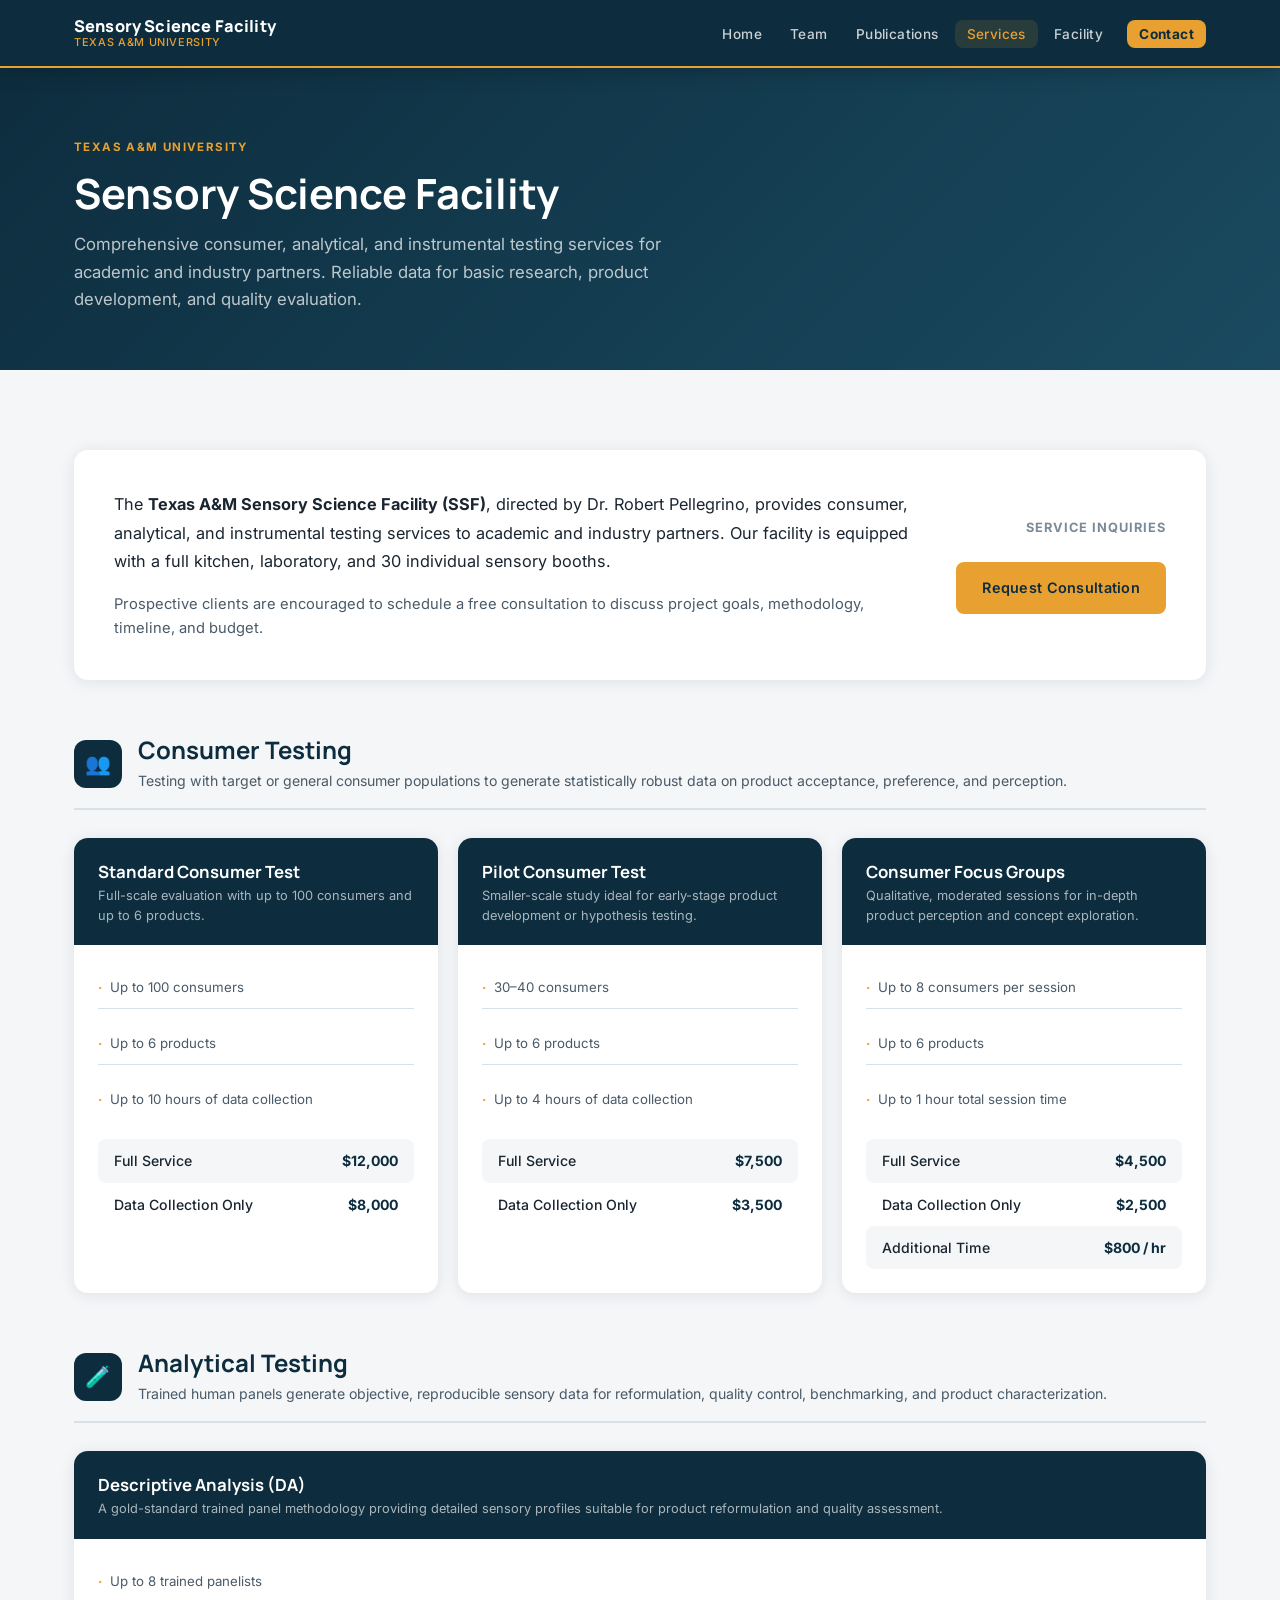
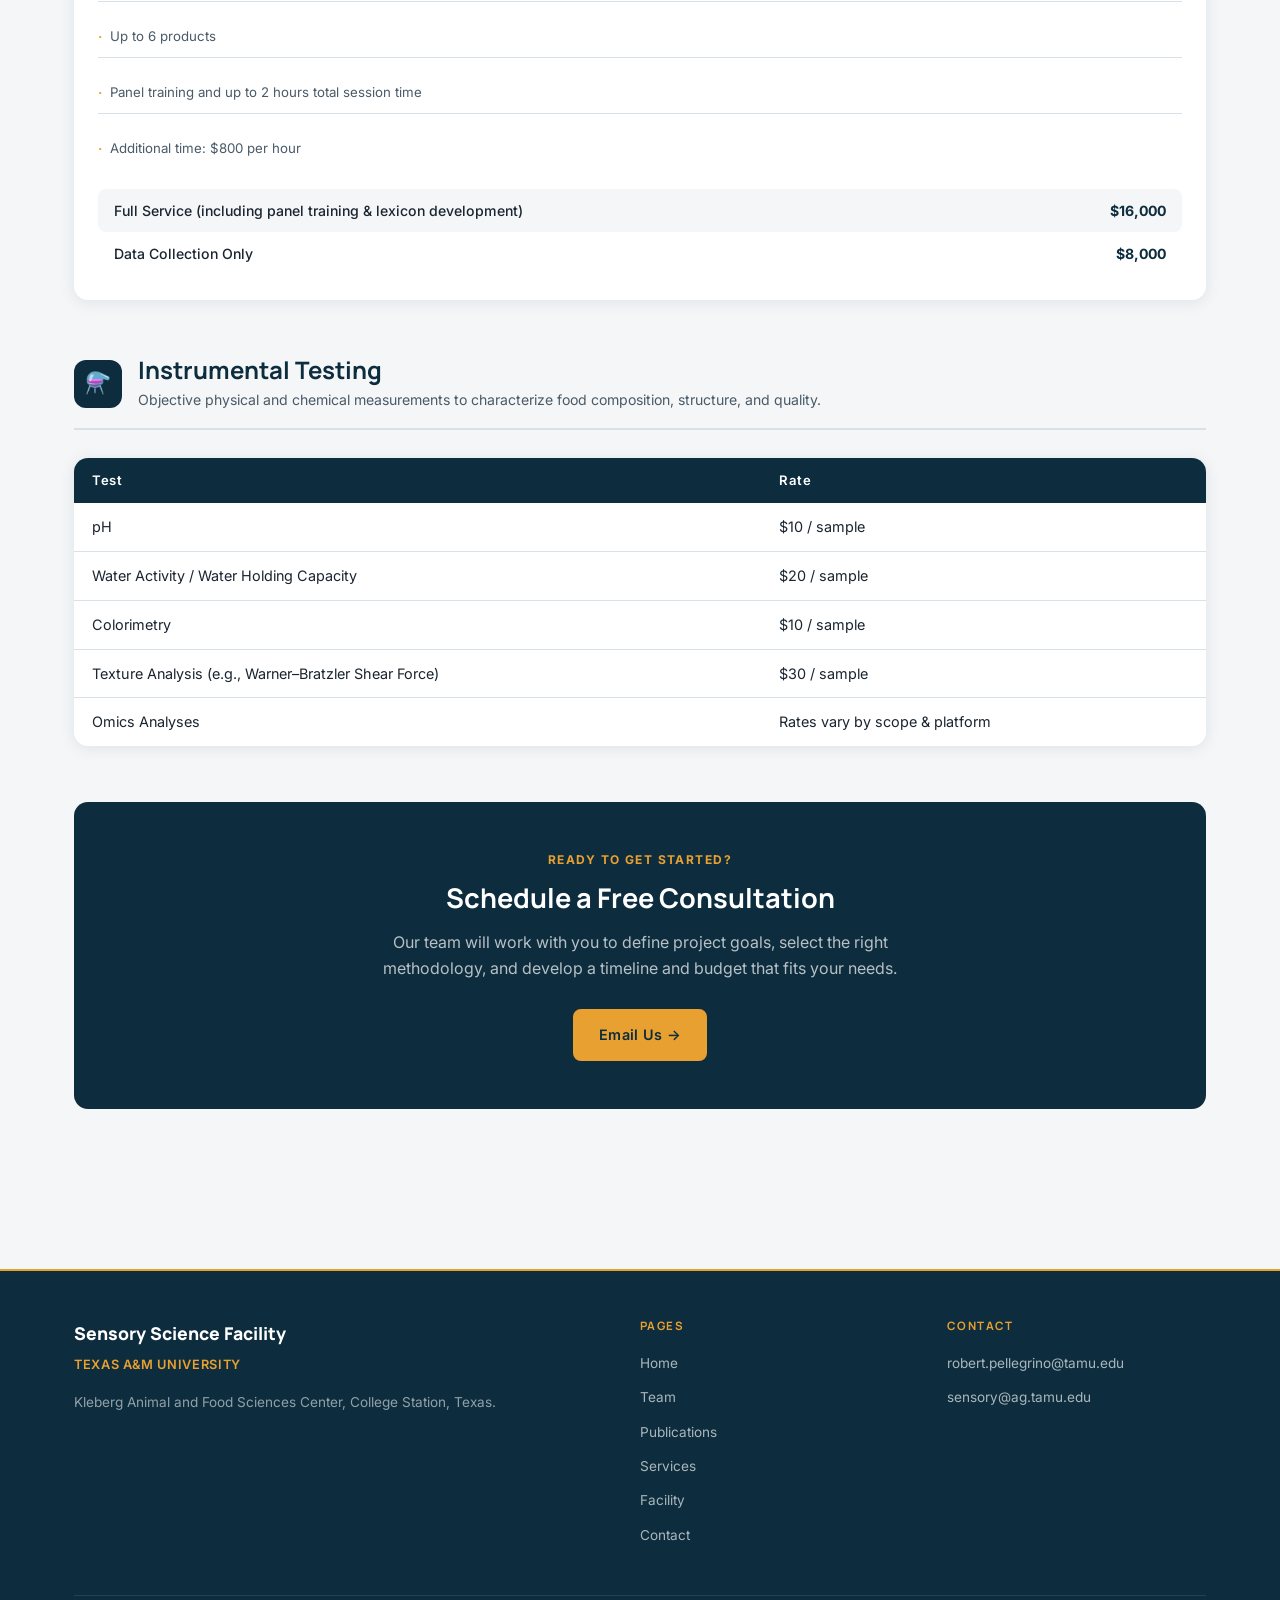
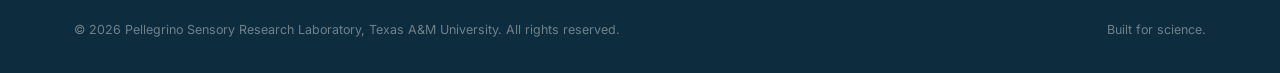
<file: services.html>
<!DOCTYPE html>
<html lang="en">
<head>
  <meta charset="UTF-8" />
  <meta name="viewport" content="width=device-width, initial-scale=1.0" />
  <title>Services | Texas A&amp;M Sensory Science Facility</title>
  <meta name="description" content="Consumer testing, descriptive analysis, and instrumental sensory services offered by the Texas A&M Sensory Science Facility, directed by Dr. Robert Pellegrino." />
  <link rel="stylesheet" href="css/style.css" />
</head>
<body>

  <!-- Navigation -->
  <nav class="nav">
    <div class="nav-inner">
      <a class="nav-brand" href="index.html">
        <span class="nav-brand-name">Sensory Science Facility</span>
        <span class="nav-brand-sub">Texas A&amp;M University</span>
      </a>
      <button class="nav-toggle" aria-label="Toggle navigation">
        <span></span><span></span><span></span>
      </button>
      <ul class="nav-links">
        <li><a href="index.html">Home</a></li>
        <li><a href="team.html">Team</a></li>
        <li><a href="publications.html">Publications</a></li>
        <li><a href="services.html">Services</a></li>
        <li><a href="facilities.html">Facility</a></li>
        <li><a href="contact.html" class="nav-cta">Contact</a></li>
      </ul>
    </div>
  </nav>

  <!-- Page Hero -->
  <section class="page-hero">
    <div class="container">
      <span class="section-label">Texas A&amp;M University</span>
      <h1>Sensory Science Facility</h1>
      <p>Comprehensive consumer, analytical, and instrumental testing services for academic and industry partners. Reliable data for basic research, product development, and quality evaluation.</p>
    </div>
  </section>

  <!-- Intro + Contact -->
  <section class="section">
    <div class="container">
      <div class="services-intro">
        <div>
          <p style="font-size:1.02rem; line-height:1.75; color:var(--text);">
            The <strong>Texas A&amp;M Sensory Science Facility (SSF)</strong>, directed by Dr. Robert Pellegrino,
            provides consumer, analytical, and instrumental testing services to academic and industry partners.
            Our facility is equipped with a full kitchen, laboratory, and 30 individual sensory booths.
          </p>
          <p style="color:var(--text-light); font-size:0.92rem;">
            Prospective clients are encouraged to schedule a free consultation to discuss project goals,
            methodology, timeline, and budget.
          </p>
        </div>
        <div class="services-intro-contact">
          <p style="font-size:0.8rem; font-weight:700; letter-spacing:0.08em; text-transform:uppercase; color:var(--muted); margin-bottom:8px;">Service Inquiries</p>
          <a href="mailto:sensory@ag.tamu.edu?subject=Request%20Consultation" class="btn btn-primary" style="margin-top:16px; display:inline-flex;">Request Consultation</a>
        </div>
      </div>

      <!-- Consumer Testing -->
      <div class="service-section">
        <div class="service-header">
          <div class="service-header-icon">👥</div>
          <div>
            <h2>Consumer Testing</h2>
            <p>Testing with target or general consumer populations to generate statistically robust data on product acceptance, preference, and perception.</p>
          </div>
        </div>

        <div class="pricing-grid">

          <div class="pricing-card">
            <div class="pricing-card-header">
              <h3>Standard Consumer Test</h3>
              <p class="pricing-card-desc">Full-scale evaluation with up to 100 consumers and up to 6 products.</p>
            </div>
            <div class="pricing-card-body">
              <p class="pricing-spec">Up to 100 consumers</p>
              <p class="pricing-spec">Up to 6 products</p>
              <p class="pricing-spec">Up to 10 hours of data collection</p>
              <div class="pricing-table">
                <div class="price-row">
                  <span class="price-label">Full Service</span>
                  <span class="price-value">$12,000</span>
                </div>
                <div class="price-row">
                  <span class="price-label">Data Collection Only</span>
                  <span class="price-value">$8,000</span>
                </div>
              </div>
            </div>
          </div>

          <div class="pricing-card">
            <div class="pricing-card-header">
              <h3>Pilot Consumer Test</h3>
              <p class="pricing-card-desc">Smaller-scale study ideal for early-stage product development or hypothesis testing.</p>
            </div>
            <div class="pricing-card-body">
              <p class="pricing-spec">30–40 consumers</p>
              <p class="pricing-spec">Up to 6 products</p>
              <p class="pricing-spec">Up to 4 hours of data collection</p>
              <div class="pricing-table">
                <div class="price-row">
                  <span class="price-label">Full Service</span>
                  <span class="price-value">$7,500</span>
                </div>
                <div class="price-row">
                  <span class="price-label">Data Collection Only</span>
                  <span class="price-value">$3,500</span>
                </div>
              </div>
            </div>
          </div>

          <div class="pricing-card">
            <div class="pricing-card-header">
              <h3>Consumer Focus Groups</h3>
              <p class="pricing-card-desc">Qualitative, moderated sessions for in-depth product perception and concept exploration.</p>
            </div>
            <div class="pricing-card-body">
              <p class="pricing-spec">Up to 8 consumers per session</p>
              <p class="pricing-spec">Up to 6 products</p>
              <p class="pricing-spec">Up to 1 hour total session time</p>
              <div class="pricing-table">
                <div class="price-row">
                  <span class="price-label">Full Service</span>
                  <span class="price-value">$4,500</span>
                </div>
                <div class="price-row">
                  <span class="price-label">Data Collection Only</span>
                  <span class="price-value">$2,500</span>
                </div>
                <div class="price-row">
                  <span class="price-label">Additional Time</span>
                  <span class="price-value">$800 / hr</span>
                </div>
              </div>
            </div>
          </div>

        </div>
      </div>

      <!-- Analytical Testing -->
      <div class="service-section">
        <div class="service-header">
          <div class="service-header-icon">🧪</div>
          <div>
            <h2>Analytical Testing</h2>
            <p>Trained human panels generate objective, reproducible sensory data for reformulation, quality control, benchmarking, and product characterization.</p>
          </div>
        </div>

        <div class="pricing-grid" style="grid-template-columns: 1fr;">
          <div class="pricing-card">
            <div class="pricing-card-header">
              <h3>Descriptive Analysis (DA)</h3>
              <p class="pricing-card-desc">A gold-standard trained panel methodology providing detailed sensory profiles suitable for product reformulation and quality assessment.</p>
            </div>
            <div class="pricing-card-body">
              <p class="pricing-spec">Up to 8 trained panelists</p>
              <p class="pricing-spec">Up to 6 products</p>
              <p class="pricing-spec">Panel training and up to 2 hours total session time</p>
              <p class="pricing-spec">Additional time: $800 per hour</p>
              <div class="pricing-table">
                <div class="price-row">
                  <span class="price-label">Full Service (including panel training &amp; lexicon development)</span>
                  <span class="price-value">$16,000</span>
                </div>
                <div class="price-row">
                  <span class="price-label">Data Collection Only</span>
                  <span class="price-value">$8,000</span>
                </div>
              </div>
            </div>
          </div>
        </div>
      </div>

      <!-- Instrumental Testing -->
      <div class="service-section">
        <div class="service-header">
          <div class="service-header-icon">⚗️</div>
          <div>
            <h2>Instrumental Testing</h2>
            <p>Objective physical and chemical measurements to characterize food composition, structure, and quality.</p>
          </div>
        </div>

        <div style="background:var(--bg-white); border-radius:var(--radius-lg); box-shadow:var(--shadow); overflow:hidden;">
          <table class="instrument-table">
            <thead>
              <tr>
                <th>Test</th>
                <th>Rate</th>
              </tr>
            </thead>
            <tbody>
              <tr>
                <td>pH</td>
                <td>$10 / sample</td>
              </tr>
              <tr>
                <td>Water Activity / Water Holding Capacity</td>
                <td>$20 / sample</td>
              </tr>
              <tr>
                <td>Colorimetry</td>
                <td>$10 / sample</td>
              </tr>
              <tr>
                <td>Texture Analysis (e.g., Warner–Bratzler Shear Force)</td>
                <td>$30 / sample</td>
              </tr>
              <tr>
                <td>Omics Analyses</td>
                <td>Rates vary by scope &amp; platform</td>
              </tr>
            </tbody>
          </table>
        </div>
      </div>

      <!-- CTA -->
      <div style="background:var(--navy); border-radius:var(--radius-lg); padding:48px 40px; text-align:center; margin-top:24px;">
        <p style="color:var(--amber); font-size:0.75rem; font-weight:700; letter-spacing:0.12em; text-transform:uppercase; margin-bottom:12px;">Ready to get started?</p>
        <h2 style="color:#ffffff; font-size:1.7rem; margin-bottom:14px;">Schedule a Free Consultation</h2>
        <p style="color:rgba(255,255,255,0.7); max-width:520px; margin:0 auto 28px;">
          Our team will work with you to define project goals, select the right methodology,
          and develop a timeline and budget that fits your needs.
        </p>
        <a href="mailto:sensory@ag.tamu.edu" class="btn btn-primary">Email Us &rarr;</a>
      </div>

    </div>
  </section>

  <!-- Footer -->
  <footer class="footer">
    <div class="container">
      <div class="footer-grid">
        <div class="footer-brand">
          <div class="footer-brand-name">Sensory Science Facility</div>
          <div class="footer-brand-sub">Texas A&amp;M University</div>
          <p>Kleberg Animal and Food Sciences Center, College Station, Texas.</p>
        </div>
        <div class="footer-col">
          <h4>Pages</h4>
          <ul>
            <li><a href="index.html">Home</a></li>
            <li><a href="team.html">Team</a></li>
            <li><a href="publications.html">Publications</a></li>
            <li><a href="services.html">Services</a></li>
            <li><a href="facilities.html">Facility</a></li>
            <li><a href="contact.html">Contact</a></li>
          </ul>
        </div>
        <div class="footer-col">
          <h4>Contact</h4>
          <ul>
            <li><a href="mailto:robert.pellegrino@tamu.edu">robert.pellegrino@tamu.edu</a></li>
            <li><a href="mailto:sensory@ag.tamu.edu">sensory@ag.tamu.edu</a></li>
          </ul>
        </div>
      </div>
      <div class="footer-bottom">
        <p>&copy; 2026 Pellegrino Sensory Research Laboratory, Texas A&amp;M University. All rights reserved.</p>
        <p>Built for science.</p>
      </div>
    </div>
  </footer>

  <script src="js/main.js"></script>
</body>
</html>
</file>
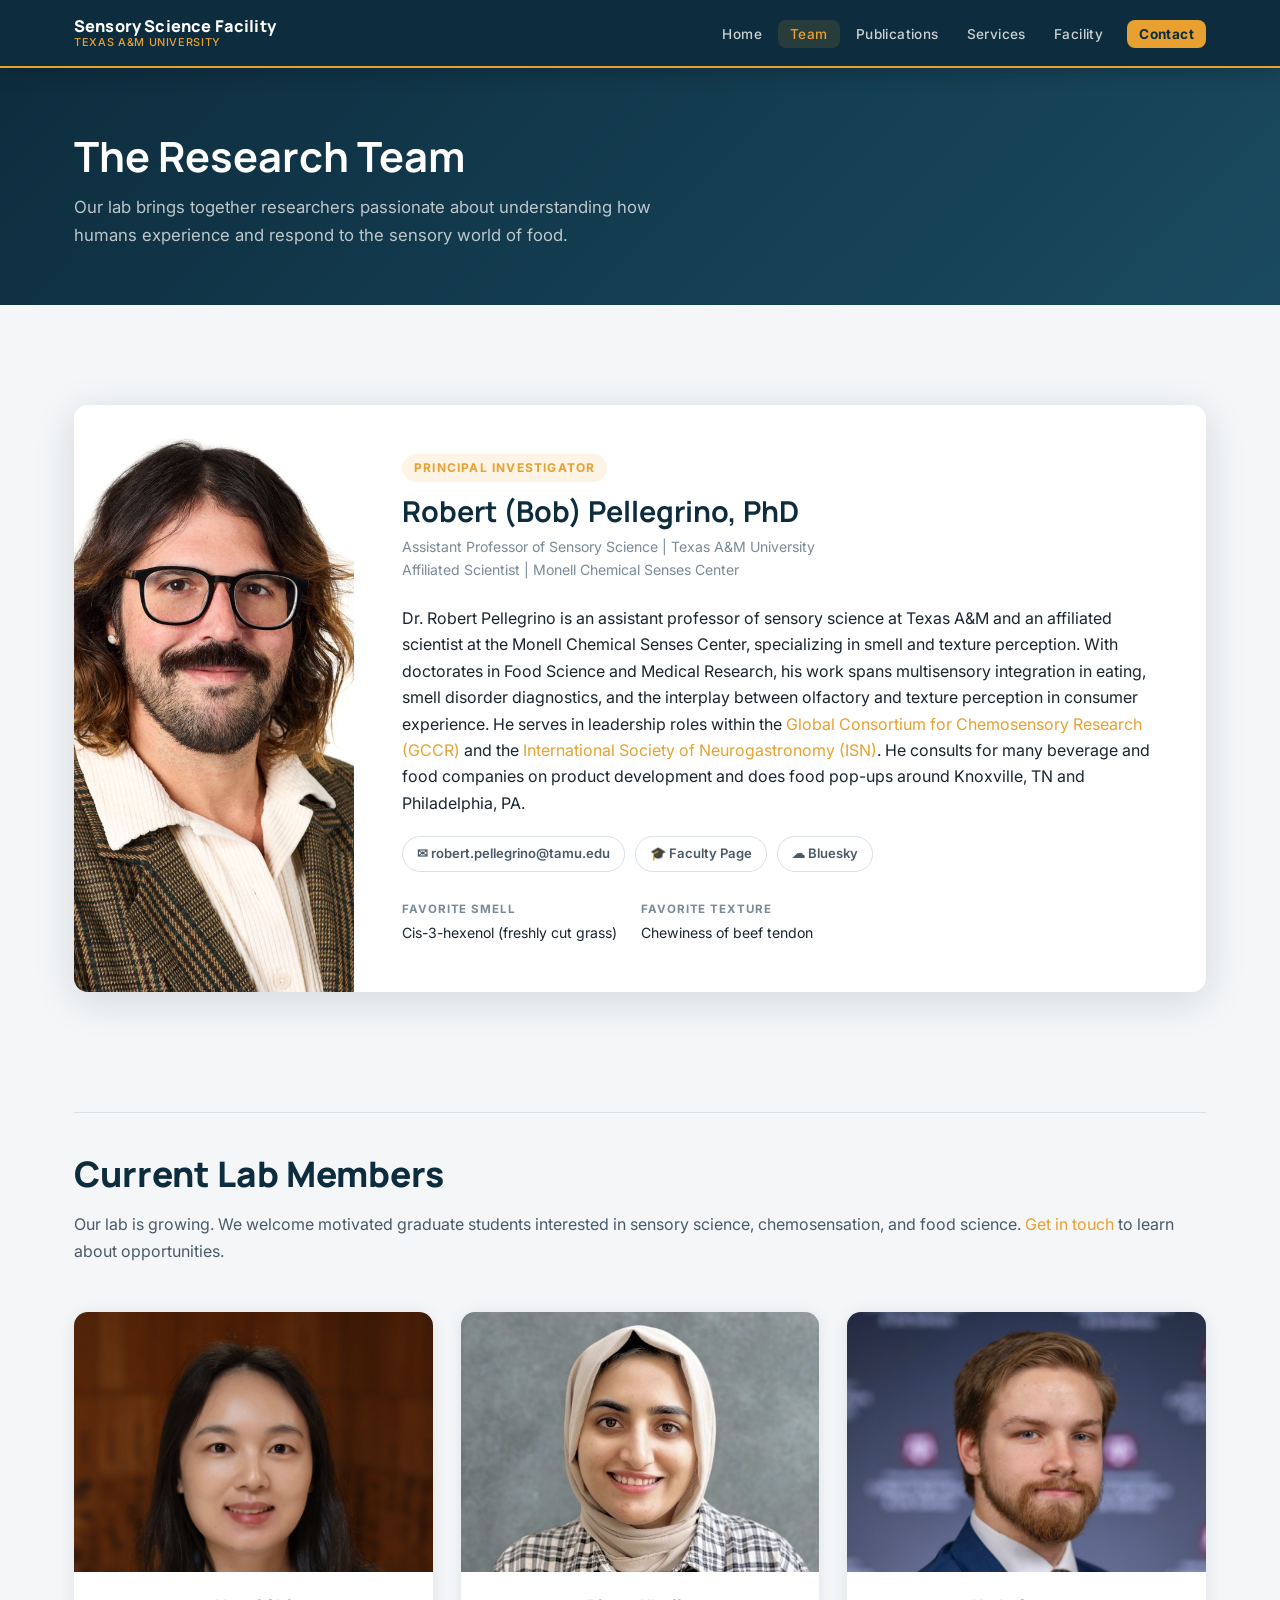
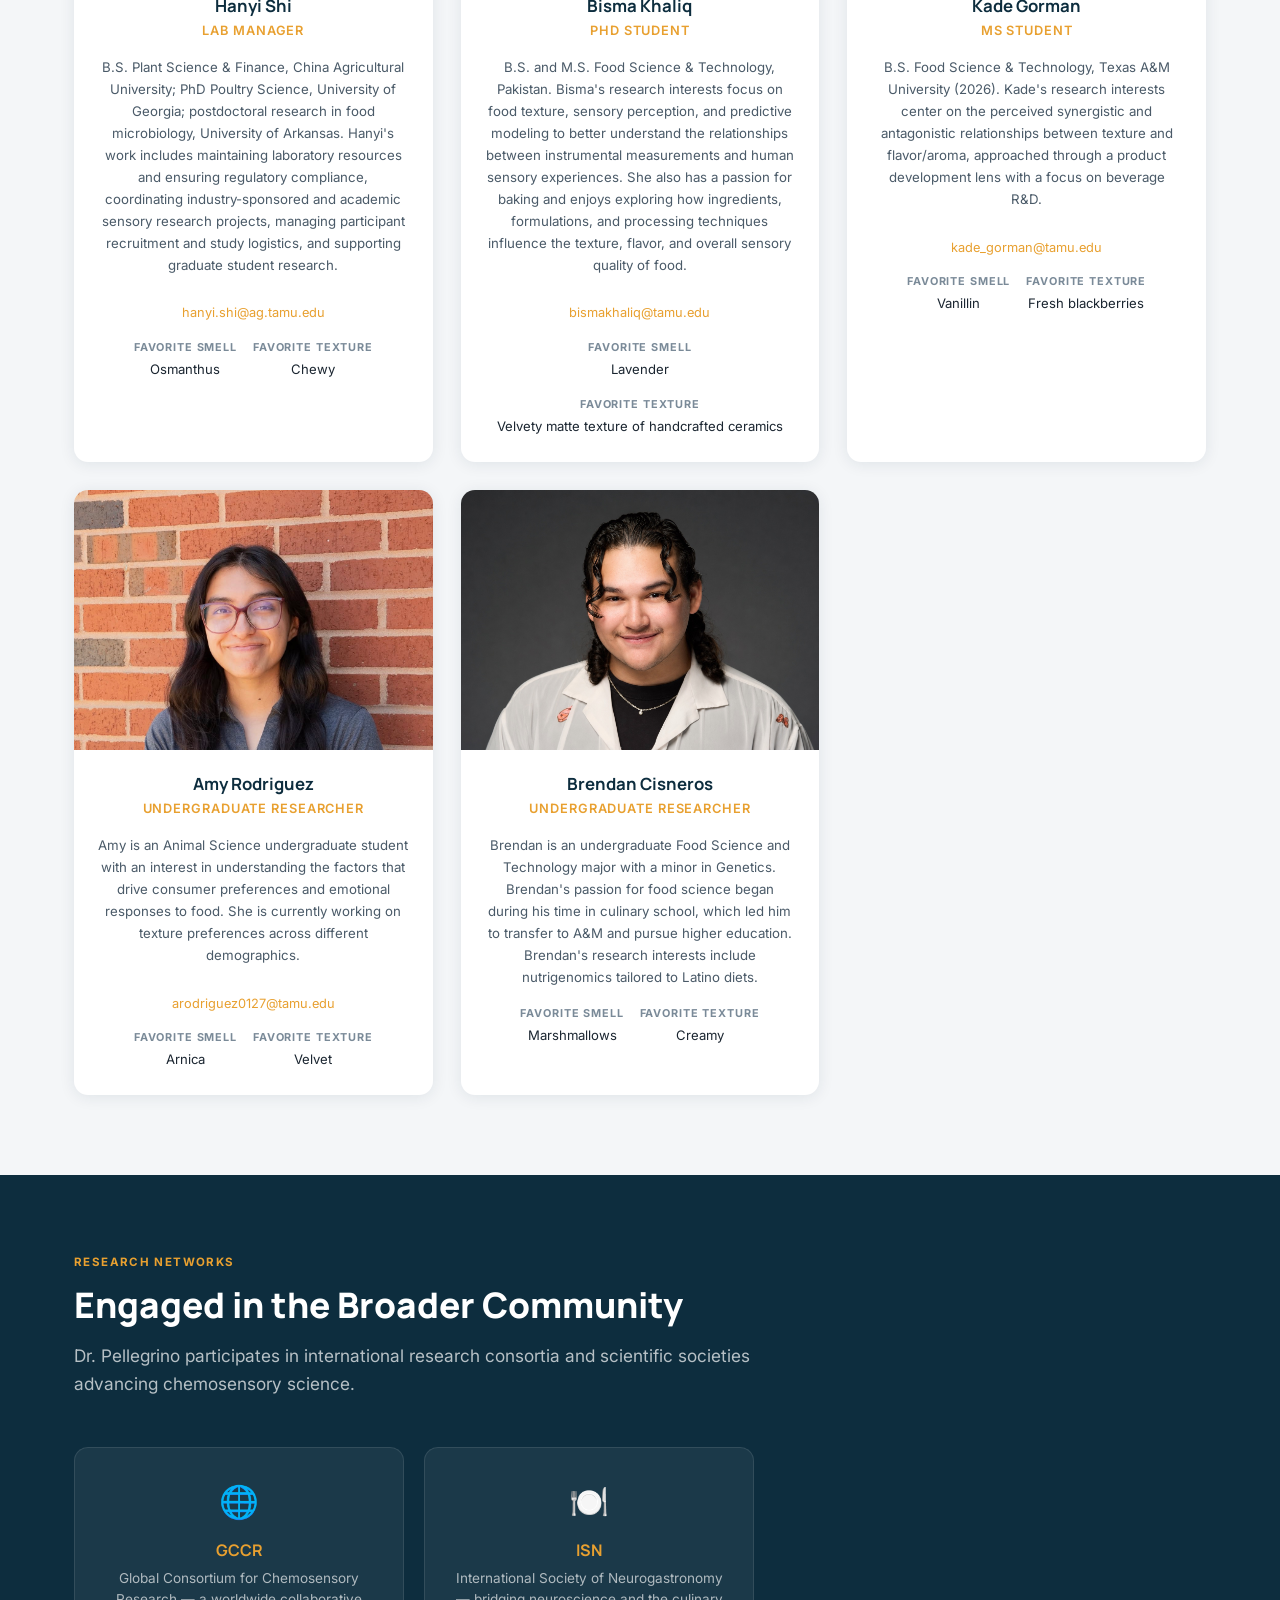
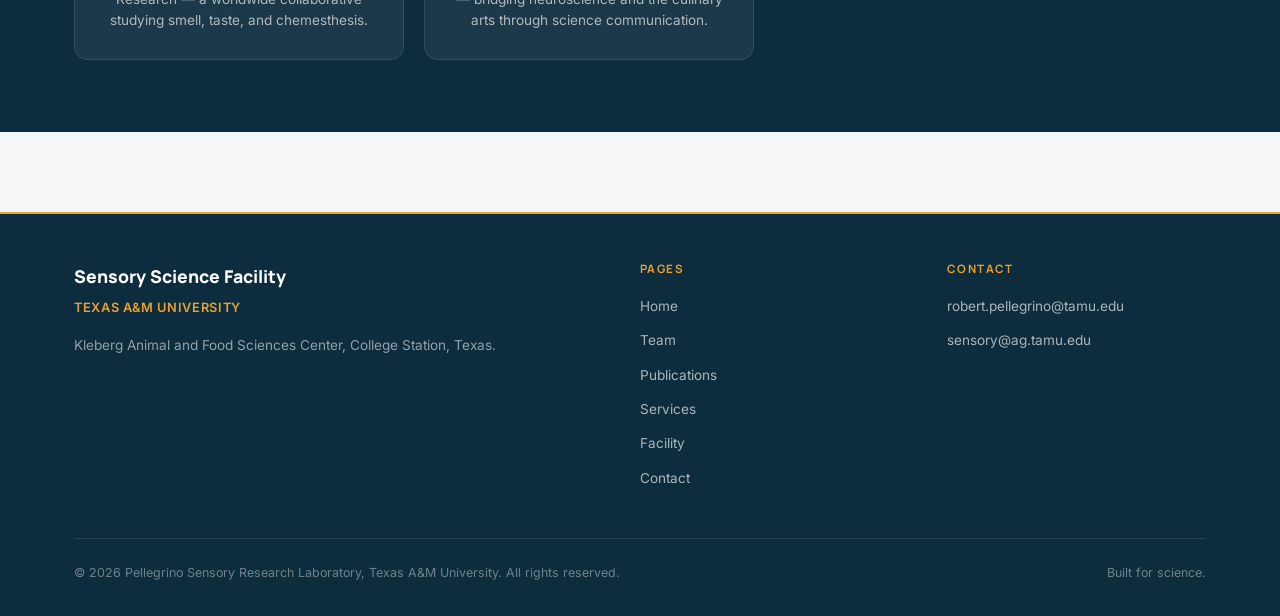
<file: team.html>
<!DOCTYPE html>
<html lang="en">
<head>
  <meta charset="UTF-8" />
  <meta name="viewport" content="width=device-width, initial-scale=1.0" />
  <title>Team | Pellegrino Sensory Research Laboratory</title>
  <meta name="description" content="Meet Dr. Robert Pellegrino and the research team at the Pellegrino Sensory Research Laboratory at Texas A&M University." />
  <link rel="stylesheet" href="css/style.css" />
</head>
<body>

  <!-- Navigation -->
  <nav class="nav">
    <div class="nav-inner">
      <a class="nav-brand" href="index.html">
        <span class="nav-brand-name">Sensory Science Facility</span>
        <span class="nav-brand-sub">Texas A&amp;M University</span>
      </a>
      <button class="nav-toggle" aria-label="Toggle navigation">
        <span></span><span></span><span></span>
      </button>
      <ul class="nav-links">
        <li><a href="index.html">Home</a></li>
        <li><a href="team.html">Team</a></li>
        <li><a href="publications.html">Publications</a></li>
        <li><a href="services.html">Services</a></li>
        <li><a href="facilities.html">Facility</a></li>
        <li><a href="contact.html" class="nav-cta">Contact</a></li>
      </ul>
    </div>
  </nav>

  <!-- Page Hero -->
  <section class="page-hero">
    <div class="container">
      <h1>The Research Team</h1>
      <p>Our lab brings together researchers passionate about understanding how humans experience and respond to the sensory world of food.</p>
    </div>
  </section>

  <!-- Principal Investigator -->
  <section class="section">
    <div class="container">
      <div class="pi-card" style="margin-top: 20px;">
        <div class="pi-photo">
          <img src="pellegrino_headshot.jpeg" alt="Dr. Robert Pellegrino" />
        </div>
        <div class="pi-body">
          <span class="pi-role">Principal Investigator</span>
          <h2>Robert (Bob) Pellegrino, PhD</h2>
          <p class="pi-institution">Assistant Professor of Sensory Science | Texas A&amp;M University<br />Affiliated Scientist | Monell Chemical Senses Center</p>

          <p>
            Dr. Robert Pellegrino is an assistant professor of sensory science at Texas A&amp;M and an
            affiliated scientist at the Monell Chemical Senses Center, specializing in smell and texture
            perception. With doctorates in Food Science and Medical Research, his work spans multisensory
            integration in eating, smell disorder diagnostics, and the interplay between olfactory and
            texture perception in consumer experience. He serves in leadership roles within the
            <a href="https://gcchemosensr.org/" target="_blank" rel="noopener">Global Consortium for Chemosensory Research (GCCR)</a>
            and the
            <a href="https://isneurogastronomy.org/" target="_blank" rel="noopener">International Society of Neurogastronomy (ISN)</a>.
            He consults for many beverage and food companies on product development and does food pop-ups around
            Knoxville, TN and Philadelphia, PA.
          </p>

          <div class="pi-links">
            <a href="mailto:robert.pellegrino@tamu.edu">✉ robert.pellegrino@tamu.edu</a>
            <a href="https://animalscience.tamu.edu/people/pellegrino-robert/" target="_blank" rel="noopener">🎓 Faculty Page</a>
            <a href="https://bsky.app/profile/kingfunk.bsky.social" target="_blank" rel="noopener">☁ Bluesky</a>
          </div>

          <div style="display:flex; gap:24px; margin-top:20px; flex-wrap:wrap;">
            <div>
              <p style="font-size:0.72rem; font-weight:700; letter-spacing:0.08em; text-transform:uppercase; color:var(--muted); margin-bottom:2px;">Favorite smell</p>
              <p style="font-size:0.88rem; color:var(--text);">Cis-3-hexenol (freshly cut grass)</p>
            </div>
            <div>
              <p style="font-size:0.72rem; font-weight:700; letter-spacing:0.08em; text-transform:uppercase; color:var(--muted); margin-bottom:2px;">Favorite texture</p>
              <p style="font-size:0.88rem; color:var(--text);">Chewiness of beef tendon</p>
            </div>
          </div>
        </div>
      </div>
    </div>
  </section>

  <!-- Lab Members -->
  <section class="section" style="padding-top: 0;">
    <div class="container">
      <div class="divider"></div>
      <h2 class="section-title">Current Lab Members</h2>
      <p style="color:var(--text-light); margin-bottom:40px;">
        Our lab is growing. We welcome motivated graduate students interested in sensory science,
        chemosensation, and food science. <a href="contact.html">Get in touch</a> to learn about opportunities.
      </p>

      <div class="team-grid">

        <div class="member-card">
          <div class="member-photo">
            <img src="hanyi_headshot_web.jpg" alt="Hanyi Shi" style="object-position: center 35%;" />
          </div>
          <div class="member-body">
            <h3>Hanyi Shi</h3>
            <p class="member-role">Lab Manager</p>
            <p style="font-size:0.83rem; color:var(--text-light); margin-top:10px;">
              B.S. Plant Science &amp; Finance, China Agricultural University; PhD Poultry Science, University of Georgia; postdoctoral research in food microbiology, University of Arkansas. Hanyi's work includes maintaining laboratory resources and ensuring regulatory compliance, coordinating industry-sponsored and academic sensory research projects, managing participant recruitment and study logistics, and supporting graduate student research.
            </p>
            <a href="mailto:hanyi.shi@ag.tamu.edu" style="display:inline-block; margin-top:10px; font-size:0.8rem; color:var(--amber);">hanyi.shi@ag.tamu.edu</a>
            <div style="display:flex; gap:16px; margin-top:14px; flex-wrap:wrap; justify-content:center;">
              <div>
                <p style="font-size:0.68rem; font-weight:700; letter-spacing:0.08em; text-transform:uppercase; color:var(--muted); margin-bottom:2px;">Favorite smell</p>
                <p style="font-size:0.82rem; color:var(--text);">Osmanthus</p>
              </div>
              <div>
                <p style="font-size:0.68rem; font-weight:700; letter-spacing:0.08em; text-transform:uppercase; color:var(--muted); margin-bottom:2px;">Favorite texture</p>
                <p style="font-size:0.82rem; color:var(--text);">Chewy</p>
              </div>
            </div>
          </div>
        </div>

        <div class="member-card">
          <div class="member-photo">
            <img src="bisma_headshot_web.jpg" alt="Bisma Khaliq" style="object-position: center 25%;" />
          </div>
          <div class="member-body">
            <h3>Bisma Khaliq</h3>
            <p class="member-role">PhD Student</p>
            <p style="font-size:0.83rem; color:var(--text-light); margin-top:10px;">
              B.S. and M.S. Food Science &amp; Technology, Pakistan. Bisma's research interests focus on food texture, sensory perception, and predictive modeling to better understand the relationships between instrumental measurements and human sensory experiences. She also has a passion for baking and enjoys exploring how ingredients, formulations, and processing techniques influence the texture, flavor, and overall sensory quality of food.
            </p>
            <a href="mailto:bismakhaliq@tamu.edu" style="display:inline-block; margin-top:10px; font-size:0.8rem; color:var(--amber);">bismakhaliq@tamu.edu</a>
            <div style="display:flex; gap:16px; margin-top:14px; flex-wrap:wrap; justify-content:center;">
              <div>
                <p style="font-size:0.68rem; font-weight:700; letter-spacing:0.08em; text-transform:uppercase; color:var(--muted); margin-bottom:2px;">Favorite smell</p>
                <p style="font-size:0.82rem; color:var(--text);">Lavender</p>
              </div>
              <div>
                <p style="font-size:0.68rem; font-weight:700; letter-spacing:0.08em; text-transform:uppercase; color:var(--muted); margin-bottom:2px;">Favorite texture</p>
                <p style="font-size:0.82rem; color:var(--text);">Velvety matte texture of handcrafted ceramics</p>
              </div>
            </div>
          </div>
        </div>

        <div class="member-card">
          <div class="member-photo">
            <img src="kade_headshot.jpeg" alt="Kade Gorman" />
          </div>
          <div class="member-body">
            <h3>Kade Gorman</h3>
            <p class="member-role">MS Student</p>
            <p style="font-size:0.83rem; color:var(--text-light); margin-top:10px;">
              B.S. Food Science &amp; Technology, Texas A&amp;M University (2026). Kade's research interests center on the perceived synergistic and antagonistic relationships between texture and flavor/aroma, approached through a product development lens with a focus on beverage R&amp;D.
            </p>
            <a href="mailto:kade_gorman@tamu.edu" style="display:inline-block; margin-top:10px; font-size:0.8rem; color:var(--amber);">kade_gorman@tamu.edu</a>
            <div style="display:flex; gap:16px; margin-top:14px; flex-wrap:wrap; justify-content:center;">
              <div>
                <p style="font-size:0.68rem; font-weight:700; letter-spacing:0.08em; text-transform:uppercase; color:var(--muted); margin-bottom:2px;">Favorite smell</p>
                <p style="font-size:0.82rem; color:var(--text);">Vanillin</p>
              </div>
              <div>
                <p style="font-size:0.68rem; font-weight:700; letter-spacing:0.08em; text-transform:uppercase; color:var(--muted); margin-bottom:2px;">Favorite texture</p>
                <p style="font-size:0.82rem; color:var(--text);">Fresh blackberries</p>
              </div>
            </div>
          </div>
        </div>

        <div class="member-card">
          <div class="member-photo">
            <img src="amy_headshot.jpeg" alt="Amy Rodriguez" />
          </div>
          <div class="member-body">
            <h3>Amy Rodriguez</h3>
            <p class="member-role">Undergraduate Researcher</p>
            <p style="font-size:0.83rem; color:var(--text-light); margin-top:10px;">
              Amy is an Animal Science undergraduate student with an interest in understanding the factors that drive consumer preferences and emotional responses to food. She is currently working on texture preferences across different demographics.
            </p>
            <a href="mailto:arodriguez0127@tamu.edu" style="display:inline-block; margin-top:10px; font-size:0.8rem; color:var(--amber);">arodriguez0127@tamu.edu</a>
            <div style="display:flex; gap:16px; margin-top:14px; flex-wrap:wrap; justify-content:center;">
              <div>
                <p style="font-size:0.68rem; font-weight:700; letter-spacing:0.08em; text-transform:uppercase; color:var(--muted); margin-bottom:2px;">Favorite smell</p>
                <p style="font-size:0.82rem; color:var(--text);">Arnica</p>
              </div>
              <div>
                <p style="font-size:0.68rem; font-weight:700; letter-spacing:0.08em; text-transform:uppercase; color:var(--muted); margin-bottom:2px;">Favorite texture</p>
                <p style="font-size:0.82rem; color:var(--text);">Velvet</p>
              </div>
            </div>
          </div>
        </div>

        <!-- TODO: Brendan: confirm last name and add email (docx entry repeated Amy's name and email) -->
        <div class="member-card">
          <div class="member-photo">
            <img src="brendan_headshot.jpeg" alt="Brendan Cisneros" />
          </div>
          <div class="member-body">
            <h3>Brendan Cisneros</h3>
            <p class="member-role">Undergraduate Researcher</p>
            <p style="font-size:0.83rem; color:var(--text-light); margin-top:10px;">
              Brendan is an undergraduate Food Science and Technology major with a minor in Genetics. Brendan's passion for food science began during his time in culinary school, which led him to transfer to A&amp;M and pursue higher education. Brendan's research interests include nutrigenomics tailored to Latino diets.
            </p>
            <div style="display:flex; gap:16px; margin-top:14px; flex-wrap:wrap; justify-content:center;">
              <div>
                <p style="font-size:0.68rem; font-weight:700; letter-spacing:0.08em; text-transform:uppercase; color:var(--muted); margin-bottom:2px;">Favorite smell</p>
                <p style="font-size:0.82rem; color:var(--text);">Marshmallows</p>
              </div>
              <div>
                <p style="font-size:0.68rem; font-weight:700; letter-spacing:0.08em; text-transform:uppercase; color:var(--muted); margin-bottom:2px;">Favorite texture</p>
                <p style="font-size:0.82rem; color:var(--text);">Creamy</p>
              </div>
            </div>
          </div>
        </div>

      </div>
    </div>
  </section>

  <!-- Collaborators / Networks -->
  <section class="approach-banner">
    <div class="container">
      <span class="section-label">Research Networks</span>
      <h2 class="section-title">Engaged in the Broader Community</h2>
      <p class="section-subtitle">Dr. Pellegrino participates in international research consortia and scientific societies advancing chemosensory science.</p>

      <div class="approach-grid" style="grid-template-columns: repeat(2, 1fr); max-width: 680px;">
        <div class="approach-item">
          <div class="approach-icon">🌐</div>
          <h4>GCCR</h4>
          <p>Global Consortium for Chemosensory Research — a worldwide collaborative studying smell, taste, and chemesthesis.</p>
        </div>
        <div class="approach-item">
          <div class="approach-icon">🍽️</div>
          <h4>ISN</h4>
          <p>International Society of Neurogastronomy — bridging neuroscience and the culinary arts through science communication.</p>
        </div>
      </div>
    </div>
  </section>

  <!-- Footer -->
  <footer class="footer">
    <div class="container">
      <div class="footer-grid">
        <div class="footer-brand">
          <div class="footer-brand-name">Sensory Science Facility</div>
          <div class="footer-brand-sub">Texas A&amp;M University</div>
          <p>Kleberg Animal and Food Sciences Center, College Station, Texas.</p>
        </div>
        <div class="footer-col">
          <h4>Pages</h4>
          <ul>
            <li><a href="index.html">Home</a></li>
            <li><a href="team.html">Team</a></li>
            <li><a href="publications.html">Publications</a></li>
            <li><a href="services.html">Services</a></li>
            <li><a href="facilities.html">Facility</a></li>
            <li><a href="contact.html">Contact</a></li>
          </ul>
        </div>
        <div class="footer-col">
          <h4>Contact</h4>
          <ul>
            <li><a href="mailto:robert.pellegrino@tamu.edu">robert.pellegrino@tamu.edu</a></li>
            <li><a href="mailto:sensory@ag.tamu.edu">sensory@ag.tamu.edu</a></li>
          </ul>
        </div>
      </div>
      <div class="footer-bottom">
        <p>&copy; 2026 Pellegrino Sensory Research Laboratory, Texas A&amp;M University. All rights reserved.</p>
        <p>Built for science.</p>
      </div>
    </div>
  </footer>

  <script src="js/main.js"></script>
</body>
</html>
</file>
<file: css/style.css>
/* ============================================================
   Pellegrino Sensory Research Laboratory — Main Stylesheet
   Design: Modern Scientific | Navy + Amber
   ============================================================ */

@import url('https://fonts.googleapis.com/css2?family=Inter:wght@300;400;500;600;700&family=Manrope:wght@700;800&display=swap');

/* --- Custom Properties --- */
:root {
  --navy:        #0d2d3e;
  --navy-mid:    #1a4a60;
  --navy-light:  #2a6080;
  --amber:       #e8a030;
  --amber-light: #f0b850;
  --amber-dim:   rgba(232,160,48,0.12);
  --bg:          #f4f6f8;
  --bg-white:    #ffffff;
  --text:        #1a2530;
  --text-light:  #4a5a68;
  --muted:       #7a8a98;
  --border:      #d8e0e8;
  --shadow:      0 2px 16px rgba(13,45,62,0.09);
  --shadow-lg:   0 8px 40px rgba(13,45,62,0.14);
  --radius:      8px;
  --radius-lg:   14px;
  --nav-h:       68px;
  --max:         1180px;
  --transition:  0.22s ease;
}

/* --- Reset & Base --- */
*, *::before, *::after { box-sizing: border-box; margin: 0; padding: 0; }

html { scroll-behavior: smooth; }

body {
  font-family: 'Inter', -apple-system, BlinkMacSystemFont, 'Segoe UI', sans-serif;
  font-size: 16px;
  line-height: 1.65;
  color: var(--text);
  background: var(--bg);
}

a { color: var(--amber); text-decoration: none; transition: color var(--transition); }
a:hover { color: var(--amber-light); }

img { max-width: 100%; height: auto; display: block; border-radius: var(--radius); }

h1, h2, h3, h4 {
  font-family: 'Manrope', 'Inter', sans-serif;
  line-height: 1.2;
  color: var(--navy);
}

p { margin-bottom: 1rem; }
p:last-child { margin-bottom: 0; }

ul { list-style: none; }

/* --- Layout Helpers --- */
.container {
  max-width: var(--max);
  margin: 0 auto;
  padding: 0 24px;
}

.section { padding: 80px 0; }
.section-sm { padding: 48px 0; }

.section-label {
  display: inline-block;
  font-size: 0.72rem;
  font-weight: 700;
  letter-spacing: 0.12em;
  text-transform: uppercase;
  color: var(--amber);
  margin-bottom: 12px;
}

.section-title {
  font-size: clamp(1.6rem, 3vw, 2.2rem);
  font-weight: 800;
  color: var(--navy);
  margin-bottom: 16px;
}

.section-subtitle {
  font-size: 1.08rem;
  color: var(--text-light);
  max-width: 640px;
  margin-bottom: 48px;
}

.text-center { text-align: center; }
.text-center .section-subtitle { margin-left: auto; margin-right: auto; }

/* --- Navigation --- */
.nav {
  position: sticky;
  top: 0;
  z-index: 1000;
  background: var(--navy);
  height: var(--nav-h);
  border-bottom: 2px solid var(--amber);
  box-shadow: 0 2px 20px rgba(0,0,0,0.25);
}

.nav-inner {
  max-width: var(--max);
  margin: 0 auto;
  padding: 0 24px;
  height: 100%;
  display: flex;
  align-items: center;
  justify-content: space-between;
  gap: 24px;
}

.nav-brand {
  display: flex;
  flex-direction: column;
  line-height: 1.15;
  color: var(--bg-white);
  text-decoration: none;
  flex-shrink: 0;
}

.nav-brand-name {
  font-family: 'Manrope', sans-serif;
  font-size: 1.02rem;
  font-weight: 800;
  letter-spacing: 0.01em;
  color: var(--bg-white);
}

.nav-brand-sub {
  font-size: 0.68rem;
  font-weight: 500;
  letter-spacing: 0.06em;
  text-transform: uppercase;
  color: var(--amber);
}

.nav-links {
  display: flex;
  align-items: center;
  gap: 4px;
}

.nav-links a {
  font-size: 0.85rem;
  font-weight: 500;
  letter-spacing: 0.03em;
  color: rgba(255,255,255,0.78);
  padding: 6px 12px;
  border-radius: var(--radius);
  transition: all var(--transition);
  text-decoration: none;
}

.nav-links a:hover {
  color: var(--bg-white);
  background: rgba(255,255,255,0.1);
}

.nav-links a.active {
  color: var(--amber);
  background: var(--amber-dim);
}

.nav-links a.nav-cta {
  background: var(--amber);
  color: var(--navy);
  font-weight: 700;
  margin-left: 8px;
}

.nav-links a.nav-cta:hover {
  background: var(--amber-light);
  color: var(--navy);
}

/* Hamburger */
.nav-toggle {
  display: none;
  flex-direction: column;
  gap: 5px;
  cursor: pointer;
  padding: 8px;
  border: none;
  background: none;
}

.nav-toggle span {
  display: block;
  width: 24px;
  height: 2px;
  background: var(--bg-white);
  border-radius: 2px;
  transition: all var(--transition);
}

.nav-toggle.open span:nth-child(1) { transform: translateY(7px) rotate(45deg); }
.nav-toggle.open span:nth-child(2) { opacity: 0; }
.nav-toggle.open span:nth-child(3) { transform: translateY(-7px) rotate(-45deg); }

/* --- Hero (Home Page) --- */
.hero {
  background: linear-gradient(135deg, var(--navy) 0%, var(--navy-mid) 60%, #1a3d54 100%);
  padding: 100px 0 90px;
  position: relative;
  overflow: hidden;
}

.hero::before {
  content: '';
  position: absolute;
  inset: 0;
  background:
    radial-gradient(ellipse 60% 80% at 80% 40%, rgba(232,160,48,0.08) 0%, transparent 70%),
    radial-gradient(ellipse 40% 60% at 10% 80%, rgba(42,96,128,0.3) 0%, transparent 70%);
}

.hero .container { position: relative; z-index: 1; }

.hero-grid {
  display: grid;
  grid-template-columns: 1fr 1fr;
  gap: 60px;
  align-items: center;
}

.hero-eyebrow {
  font-size: 0.72rem;
  font-weight: 700;
  letter-spacing: 0.14em;
  text-transform: uppercase;
  color: var(--amber);
  margin-bottom: 16px;
}

.hero h1 {
  font-family: 'Manrope', sans-serif;
  font-size: clamp(2rem, 4vw, 3rem);
  font-weight: 800;
  color: #ffffff;
  line-height: 1.12;
  margin-bottom: 24px;
}

.hero h1 em {
  font-style: normal;
  color: var(--amber);
}

.hero-desc {
  font-size: 1.05rem;
  color: rgba(255,255,255,0.78);
  line-height: 1.7;
  margin-bottom: 36px;
  max-width: 520px;
}

.hero-actions { display: flex; gap: 16px; flex-wrap: wrap; }

.btn {
  display: inline-flex;
  align-items: center;
  gap: 8px;
  padding: 12px 24px;
  border-radius: var(--radius);
  font-size: 0.9rem;
  font-weight: 600;
  letter-spacing: 0.02em;
  cursor: pointer;
  border: 2px solid transparent;
  transition: all var(--transition);
  text-decoration: none;
}

.btn-primary {
  background: var(--amber);
  color: var(--navy);
  border-color: var(--amber);
}

.btn-primary:hover {
  background: var(--amber-light);
  color: var(--navy);
  border-color: var(--amber-light);
  transform: translateY(-1px);
  box-shadow: 0 6px 20px rgba(232,160,48,0.35);
}

.btn-outline {
  background: transparent;
  color: #ffffff;
  border-color: rgba(255,255,255,0.4);
}

.btn-outline:hover {
  background: rgba(255,255,255,0.1);
  color: #ffffff;
  border-color: rgba(255,255,255,0.8);
}

.btn-navy {
  background: var(--navy);
  color: #ffffff;
  border-color: var(--navy);
}

.btn-navy:hover {
  background: var(--navy-mid);
  color: #ffffff;
  transform: translateY(-1px);
  box-shadow: var(--shadow);
}

.hero-visual img {
  border-radius: var(--radius-lg);
  box-shadow: var(--shadow-lg);
  width: 100%;
  max-height: 400px;
  object-fit: contain;
  background: rgba(255,255,255,0.05);
  padding: 24px;
}

/* --- Stat Bar --- */
.stat-bar {
  background: var(--amber);
  padding: 28px 0;
}

.stat-grid {
  display: grid;
  grid-template-columns: repeat(4, 1fr);
  gap: 24px;
  text-align: center;
}

.stat-item {}

.stat-number {
  font-family: 'Manrope', sans-serif;
  font-size: 1.9rem;
  font-weight: 800;
  color: var(--navy);
  line-height: 1;
  display: block;
}

.stat-label {
  font-size: 0.78rem;
  font-weight: 600;
  letter-spacing: 0.06em;
  text-transform: uppercase;
  color: var(--navy);
  opacity: 0.75;
  margin-top: 4px;
}

/* --- Content Cards --- */
.card {
  background: var(--bg-white);
  border-radius: var(--radius-lg);
  box-shadow: var(--shadow);
  overflow: hidden;
  transition: box-shadow var(--transition), transform var(--transition);
}

.card:hover {
  box-shadow: var(--shadow-lg);
  transform: translateY(-3px);
}

.card-body { padding: 28px; }

.card-icon {
  width: 52px;
  height: 52px;
  border-radius: 12px;
  background: var(--amber-dim);
  display: flex;
  align-items: center;
  justify-content: center;
  font-size: 1.5rem;
  margin-bottom: 16px;
}

.card h3 {
  font-size: 1.1rem;
  font-weight: 700;
  margin-bottom: 10px;
}

.card p { font-size: 0.93rem; color: var(--text-light); }

/* Grid helpers */
.grid-3 { display: grid; grid-template-columns: repeat(3, 1fr); gap: 24px; }
.grid-2 { display: grid; grid-template-columns: repeat(2, 1fr); gap: 32px; }
.grid-2-1 { display: grid; grid-template-columns: 2fr 1fr; gap: 48px; align-items: start; }

/* --- Research Section (Home) --- */
.research-split {
  display: grid;
  grid-template-columns: 1fr 1fr;
  gap: 64px;
  align-items: center;
}

.research-split img {
  border-radius: var(--radius-lg);
  box-shadow: var(--shadow);
}

/* --- Approach Banner --- */
.approach-banner {
  background: var(--navy);
  padding: 72px 0;
}

.approach-banner .section-label { color: var(--amber); }
.approach-banner .section-title { color: #ffffff; }
.approach-banner .section-subtitle { color: rgba(255,255,255,0.7); max-width: 700px; }

.approach-grid {
  display: grid;
  grid-template-columns: repeat(4, 1fr);
  gap: 20px;
  margin-top: 48px;
}

.approach-item {
  background: rgba(255,255,255,0.06);
  border: 1px solid rgba(255,255,255,0.1);
  border-radius: var(--radius-lg);
  padding: 28px 22px;
  text-align: center;
  transition: background var(--transition), border-color var(--transition);
}

.approach-item:hover {
  background: rgba(232,160,48,0.12);
  border-color: var(--amber);
}

.approach-icon {
  font-size: 2rem;
  margin-bottom: 12px;
}

.approach-item h4 {
  font-size: 1rem;
  font-weight: 700;
  color: var(--amber);
  margin-bottom: 8px;
}

.approach-item p {
  font-size: 0.85rem;
  color: rgba(255,255,255,0.65);
  line-height: 1.55;
}

/* --- Team Page --- */
.pi-card {
  background: var(--bg-white);
  border-radius: var(--radius-lg);
  box-shadow: var(--shadow-lg);
  overflow: hidden;
  display: grid;
  grid-template-columns: 280px 1fr;
}

.pi-photo {
  position: relative;
  overflow: hidden;
}

.pi-photo img {
  width: 100%;
  height: 100%;
  object-fit: cover;
  object-position: top;
  border-radius: 0;
  min-height: 360px;
}

.pi-body {
  padding: 48px 48px;
}

.pi-role {
  display: inline-block;
  background: var(--amber-dim);
  color: var(--amber);
  font-size: 0.75rem;
  font-weight: 700;
  letter-spacing: 0.1em;
  text-transform: uppercase;
  padding: 4px 12px;
  border-radius: 20px;
  margin-bottom: 12px;
}

.pi-body h2 {
  font-size: 1.8rem;
  margin-bottom: 6px;
}

.pi-institution {
  font-size: 0.88rem;
  color: var(--muted);
  margin-bottom: 24px;
}

.pi-links {
  display: flex;
  flex-wrap: wrap;
  gap: 10px;
  margin: 20px 0 28px;
}

.pi-links a {
  display: inline-flex;
  align-items: center;
  gap: 6px;
  font-size: 0.82rem;
  font-weight: 600;
  padding: 6px 14px;
  border-radius: 20px;
  border: 1.5px solid var(--border);
  color: var(--text-light);
  transition: all var(--transition);
}

.pi-links a:hover {
  border-color: var(--amber);
  color: var(--amber);
  background: var(--amber-dim);
}

.cookbook-strip {
  background: linear-gradient(135deg, var(--navy) 0%, var(--navy-mid) 100%);
  border-radius: var(--radius-lg);
  padding: 40px;
  display: grid;
  grid-template-columns: 120px 1fr;
  gap: 32px;
  align-items: center;
  margin-top: 40px;
}

.cookbook-strip img {
  border-radius: var(--radius);
  box-shadow: var(--shadow-lg);
  width: 120px;
}

.cookbook-strip h3 { color: #ffffff; margin-bottom: 8px; }
.cookbook-strip p { color: rgba(255,255,255,0.72); font-size: 0.9rem; }
.cookbook-strip .btn { margin-top: 16px; }

.team-grid {
  display: grid;
  grid-template-columns: repeat(3, 1fr);
  gap: 28px;
  margin-top: 48px;
}

.member-card {
  background: var(--bg-white);
  border-radius: var(--radius-lg);
  box-shadow: var(--shadow);
  overflow: hidden;
  text-align: center;
  transition: box-shadow var(--transition), transform var(--transition);
}

.member-card:hover {
  box-shadow: var(--shadow-lg);
  transform: translateY(-4px);
}

.member-photo {
  height: 200px;
  background: linear-gradient(135deg, var(--bg) 0%, var(--border) 100%);
  display: flex;
  align-items: center;
  justify-content: center;
  font-size: 4rem;
  color: var(--muted);
}

.member-photo img {
  width: 100%;
  height: 100%;
  object-fit: cover;
  object-position: top;
  border-radius: 0;
}

.member-body { padding: 24px; }
.member-body h3 { font-size: 1.05rem; margin-bottom: 4px; }
.member-role {
  font-size: 0.8rem;
  color: var(--amber);
  font-weight: 600;
  text-transform: uppercase;
  letter-spacing: 0.07em;
}

/* --- Publications Page --- */
.pub-list { list-style: none; }

.pub-item {
  background: var(--bg-white);
  border-radius: var(--radius);
  box-shadow: var(--shadow);
  padding: 24px 28px;
  margin-bottom: 16px;
  border-left: 3px solid var(--border);
  transition: border-color var(--transition), box-shadow var(--transition);
}

.pub-item:hover {
  border-left-color: var(--amber);
  box-shadow: var(--shadow-lg);
}

.pub-year {
  font-size: 0.75rem;
  font-weight: 700;
  letter-spacing: 0.08em;
  color: var(--amber);
  text-transform: uppercase;
  margin-bottom: 6px;
}

.pub-citation {
  font-size: 0.93rem;
  color: var(--text);
  line-height: 1.6;
}

.pub-citation a {
  color: var(--navy-light);
  text-decoration: underline;
  text-underline-offset: 2px;
}

.pub-citation a:hover { color: var(--amber); }

.pub-type-badge {
  display: inline-block;
  font-size: 0.68rem;
  font-weight: 700;
  letter-spacing: 0.1em;
  text-transform: uppercase;
  padding: 3px 10px;
  border-radius: 20px;
  margin-bottom: 8px;
}

.badge-preprint {
  background: rgba(42,96,128,0.12);
  color: var(--navy-light);
}

.badge-journal {
  background: var(--amber-dim);
  color: #a06010;
}

.badge-book {
  background: rgba(92,124,78,0.12);
  color: #4a7a38;
}

.book-card {
  background: var(--bg-white);
  border-radius: var(--radius-lg);
  box-shadow: var(--shadow);
  overflow: hidden;
  display: flex;
  gap: 0;
}

.book-cover {
  width: 160px;
  flex-shrink: 0;
  overflow: hidden;
}

.book-cover img {
  width: 100%;
  height: 100%;
  object-fit: cover;
  border-radius: 0;
}

.book-info { padding: 32px; }
.book-info h3 { margin-bottom: 10px; font-size: 1.2rem; }
.book-info p { font-size: 0.92rem; color: var(--text-light); margin-bottom: 16px; }

/* --- Services Page --- */
.services-intro {
  background: var(--bg-white);
  border-radius: var(--radius-lg);
  box-shadow: var(--shadow);
  padding: 40px;
  display: grid;
  grid-template-columns: 1fr auto;
  gap: 32px;
  align-items: center;
  margin-bottom: 56px;
}

.services-intro p { font-size: 1rem; color: var(--text-light); }
.services-intro-contact p { text-align: right; }
.services-intro-contact a { font-weight: 600; display: block; }

.service-section { margin-bottom: 56px; }

.service-header {
  display: flex;
  align-items: center;
  gap: 16px;
  margin-bottom: 28px;
  padding-bottom: 16px;
  border-bottom: 2px solid var(--border);
}

.service-header-icon {
  width: 48px;
  height: 48px;
  border-radius: 12px;
  background: var(--navy);
  display: flex;
  align-items: center;
  justify-content: center;
  font-size: 1.3rem;
  flex-shrink: 0;
}

.service-header h2 { font-size: 1.5rem; color: var(--navy); }
.service-header p { font-size: 0.88rem; color: var(--text-light); margin: 4px 0 0; }

.pricing-grid { display: grid; grid-template-columns: repeat(3, 1fr); gap: 20px; }

.pricing-card {
  background: var(--bg-white);
  border-radius: var(--radius-lg);
  box-shadow: var(--shadow);
  overflow: hidden;
  display: flex;
  flex-direction: column;
}

.pricing-card-header {
  background: var(--navy);
  padding: 24px 24px 20px;
  color: #ffffff;
}

.pricing-card-header h3 { font-size: 1.05rem; color: #ffffff; margin-bottom: 4px; }
.pricing-card-desc { font-size: 0.8rem; color: rgba(255,255,255,0.65); line-height: 1.5; }

.pricing-card-body { padding: 24px; flex: 1; }

.pricing-spec {
  font-size: 0.83rem;
  color: var(--text-light);
  padding: 8px 0;
  border-bottom: 1px solid var(--border);
  display: flex;
  align-items: flex-start;
  gap: 8px;
}

.pricing-spec:last-of-type { border-bottom: none; }

.pricing-spec::before {
  content: '·';
  color: var(--amber);
  font-weight: 700;
  flex-shrink: 0;
  margin-top: 1px;
}

.pricing-table { margin-top: 20px; }

.price-row {
  display: flex;
  justify-content: space-between;
  align-items: center;
  padding: 10px 16px;
  border-radius: var(--radius);
  font-size: 0.88rem;
}

.price-row:nth-child(odd) { background: var(--bg); }

.price-label { font-weight: 500; color: var(--text); }
.price-value { font-weight: 700; color: var(--navy); }

.price-note {
  font-size: 0.78rem;
  color: var(--muted);
  margin-top: 12px;
  padding: 10px 14px;
  background: var(--amber-dim);
  border-radius: var(--radius);
  border-left: 3px solid var(--amber);
}

.instrument-table {
  width: 100%;
  border-collapse: collapse;
  font-size: 0.9rem;
}

.instrument-table th {
  background: var(--navy);
  color: #ffffff;
  font-weight: 600;
  text-align: left;
  padding: 12px 18px;
  font-size: 0.82rem;
  letter-spacing: 0.04em;
}

.instrument-table th:first-child { border-radius: var(--radius) 0 0 0; }
.instrument-table th:last-child { border-radius: 0 var(--radius) 0 0; }

.instrument-table td {
  padding: 12px 18px;
  border-bottom: 1px solid var(--border);
  color: var(--text);
}

.instrument-table tr:last-child td { border-bottom: none; }
.instrument-table tr:hover td { background: var(--bg); }

/* --- Facilities Page --- */
.facility-hero {
  background: var(--navy);
  padding: 72px 0 56px;
}

.facility-hero .section-title { color: #ffffff; }
.facility-hero .section-subtitle { color: rgba(255,255,255,0.72); }
.facility-hero .section-label { color: var(--amber); }

.facility-stats {
  display: grid;
  grid-template-columns: repeat(4, 1fr);
  gap: 20px;
  margin-top: 48px;
}

.facility-stat {
  background: rgba(255,255,255,0.07);
  border: 1px solid rgba(255,255,255,0.12);
  border-radius: var(--radius-lg);
  padding: 24px 20px;
  text-align: center;
}

.facility-stat-num {
  display: block;
  font-family: 'Manrope', sans-serif;
  font-size: 2rem;
  font-weight: 800;
  color: var(--amber);
  line-height: 1;
  margin-bottom: 6px;
}

.facility-stat-label {
  font-size: 0.78rem;
  font-weight: 600;
  letter-spacing: 0.06em;
  text-transform: uppercase;
  color: rgba(255,255,255,0.6);
}

.facility-section {
  background: var(--bg-white);
  border-radius: var(--radius-lg);
  box-shadow: var(--shadow);
  overflow: hidden;
  margin-bottom: 28px;
}

.facility-section-header {
  padding: 28px 32px 20px;
  border-bottom: 1px solid var(--border);
  display: flex;
  align-items: center;
  gap: 16px;
}

.facility-section-icon {
  width: 44px;
  height: 44px;
  border-radius: 10px;
  background: var(--amber-dim);
  display: flex;
  align-items: center;
  justify-content: center;
  font-size: 1.2rem;
  flex-shrink: 0;
}

.facility-section-header h2 {
  font-size: 1.2rem;
  color: var(--navy);
}

.facility-section-body { padding: 28px 32px; }

.facility-section-body p { font-size: 0.95rem; color: var(--text-light); }

.facility-img {
  width: 100%;
  max-height: 360px;
  object-fit: cover;
  object-position: center;
  border-radius: 0;
  margin-bottom: 0;
}

/* --- Contact Page --- */
.contact-grid {
  display: grid;
  grid-template-columns: 3fr 2fr;
  gap: 48px;
  align-items: start;
}

.contact-form-card {
  background: var(--bg-white);
  border-radius: var(--radius-lg);
  box-shadow: var(--shadow);
  padding: 40px;
}

.form-title { font-size: 1.4rem; margin-bottom: 6px; }
.form-desc { font-size: 0.9rem; color: var(--text-light); margin-bottom: 32px; }

.form-row { display: grid; grid-template-columns: 1fr 1fr; gap: 20px; }

.form-group { margin-bottom: 20px; }

.form-group label {
  display: block;
  font-size: 0.82rem;
  font-weight: 600;
  color: var(--text);
  margin-bottom: 6px;
  letter-spacing: 0.02em;
}

.form-group label .req { color: var(--amber); margin-left: 2px; }

.form-group input,
.form-group select {
  width: 100%;
  padding: 10px 14px;
  border: 1.5px solid var(--border);
  border-radius: var(--radius);
  font-size: 0.93rem;
  font-family: inherit;
  color: var(--text);
  background: var(--bg-white);
  transition: border-color var(--transition), box-shadow var(--transition);
  outline: none;
  -webkit-appearance: none;
}

.form-group input:focus,
.form-group select:focus {
  border-color: var(--amber);
  box-shadow: 0 0 0 3px rgba(232,160,48,0.14);
}

.form-group input::placeholder { color: var(--muted); }

.form-submit {
  width: 100%;
  padding: 13px 24px;
  background: var(--amber);
  color: var(--navy);
  font-size: 0.95rem;
  font-weight: 700;
  font-family: inherit;
  border: none;
  border-radius: var(--radius);
  cursor: pointer;
  transition: all var(--transition);
  letter-spacing: 0.02em;
}

.form-submit:hover {
  background: var(--amber-light);
  transform: translateY(-1px);
  box-shadow: 0 6px 20px rgba(232,160,48,0.4);
}

.form-message {
  display: none;
  padding: 14px 18px;
  border-radius: var(--radius);
  font-size: 0.88rem;
  font-weight: 500;
  margin-top: 16px;
}

.form-message.success {
  background: rgba(52,168,83,0.1);
  color: #276633;
  border: 1px solid rgba(52,168,83,0.3);
}

.form-message.error {
  background: rgba(234,67,53,0.1);
  color: #c0392b;
  border: 1px solid rgba(234,67,53,0.3);
}

.contact-info-card {
  background: var(--navy);
  border-radius: var(--radius-lg);
  box-shadow: var(--shadow);
  padding: 36px;
  color: #ffffff;
}

.contact-info-card h3 {
  color: var(--amber);
  font-size: 0.72rem;
  font-weight: 700;
  letter-spacing: 0.12em;
  text-transform: uppercase;
  margin-bottom: 20px;
}

.contact-entry {
  margin-bottom: 24px;
  padding-bottom: 24px;
  border-bottom: 1px solid rgba(255,255,255,0.1);
}

.contact-entry:last-child { border-bottom: none; margin-bottom: 0; padding-bottom: 0; }

.contact-entry-label {
  font-size: 0.78rem;
  font-weight: 600;
  letter-spacing: 0.06em;
  text-transform: uppercase;
  color: rgba(255,255,255,0.5);
  margin-bottom: 4px;
}

.contact-entry-value {
  font-size: 0.92rem;
  color: rgba(255,255,255,0.88);
}

.contact-entry-value a {
  color: var(--amber);
  font-weight: 500;
}

.contact-entry-value a:hover { color: var(--amber-light); }

/* --- Page Hero (inner pages) --- */
.page-hero {
  background: linear-gradient(135deg, var(--navy) 0%, var(--navy-mid) 100%);
  padding: 64px 0 56px;
}

.page-hero .section-label { color: var(--amber); }
.page-hero h1 { color: #ffffff; font-size: clamp(1.8rem, 4vw, 2.6rem); margin-bottom: 12px; }
.page-hero p { color: rgba(255,255,255,0.72); max-width: 600px; font-size: 1.05rem; }

/* --- Footer --- */
.footer {
  background: var(--navy);
  border-top: 2px solid var(--amber);
  padding: 48px 0 32px;
  margin-top: 80px;
}

.footer-grid {
  display: grid;
  grid-template-columns: 2fr 1fr 1fr;
  gap: 48px;
  margin-bottom: 40px;
}

.footer-brand {}

.footer-brand-name {
  font-family: 'Manrope', sans-serif;
  font-size: 1.1rem;
  font-weight: 800;
  color: #ffffff;
  margin-bottom: 6px;
}

.footer-brand-sub {
  font-size: 0.8rem;
  color: var(--amber);
  font-weight: 600;
  letter-spacing: 0.05em;
  text-transform: uppercase;
  margin-bottom: 16px;
}

.footer-brand p {
  font-size: 0.85rem;
  color: rgba(255,255,255,0.55);
  line-height: 1.65;
  margin-bottom: 0;
}

.footer-col h4 {
  font-size: 0.72rem;
  font-weight: 700;
  letter-spacing: 0.12em;
  text-transform: uppercase;
  color: var(--amber);
  margin-bottom: 16px;
}

.footer-col ul li {
  margin-bottom: 8px;
}

.footer-col ul li a {
  font-size: 0.85rem;
  color: rgba(255,255,255,0.65);
  transition: color var(--transition);
}

.footer-col ul li a:hover { color: #ffffff; }

.footer-bottom {
  padding-top: 24px;
  border-top: 1px solid rgba(255,255,255,0.1);
  display: flex;
  justify-content: space-between;
  align-items: center;
  gap: 16px;
  flex-wrap: wrap;
}

.footer-bottom p {
  font-size: 0.78rem;
  color: rgba(255,255,255,0.4);
  margin-bottom: 0;
}

/* --- Utility --- */
.divider {
  height: 1px;
  background: var(--border);
  margin: 40px 0;
}

.amber-accent { color: var(--amber); }

.highlight-bar {
  background: var(--amber-dim);
  border-left: 4px solid var(--amber);
  border-radius: 0 var(--radius) var(--radius) 0;
  padding: 14px 20px;
  font-size: 0.92rem;
  color: var(--text);
  margin: 24px 0;
}

/* --- Responsive --- */
@media (max-width: 960px) {
  .nav-links { display: none; }
  .nav-toggle { display: flex; }

  .nav-links.open {
    display: flex;
    flex-direction: column;
    position: absolute;
    top: var(--nav-h);
    left: 0;
    right: 0;
    background: var(--navy);
    border-bottom: 2px solid var(--amber);
    padding: 16px 24px 24px;
    gap: 4px;
    box-shadow: 0 8px 24px rgba(0,0,0,0.3);
    z-index: 999;
  }

  .nav-links.open a {
    padding: 10px 14px;
    font-size: 0.95rem;
  }

  .nav-links.open a.nav-cta { margin-left: 0; margin-top: 8px; text-align: center; }

  .hero-grid,
  .research-split,
  .research-focus,
  .contact-grid,
  .pi-card,
  .grid-2,
  .grid-2-1 {
    grid-template-columns: 1fr;
  }

  .hero { padding: 64px 0; }
  .hero-visual { display: none; }

  .stat-grid,
  .approach-grid,
  .facility-stats { grid-template-columns: repeat(2, 1fr); }

  .grid-3,
  .team-grid,
  .pricing-grid { grid-template-columns: 1fr 1fr; }

  .pi-photo { min-height: 300px; }

  .book-card { flex-direction: column; }
  .book-cover { width: 100%; height: 200px; }
  .book-cover img { object-position: top center; }

  .services-intro { grid-template-columns: 1fr; }
  .services-intro-contact p { text-align: left; }

  .footer-grid { grid-template-columns: 1fr 1fr; gap: 32px; }
  .footer-brand { grid-column: 1 / -1; }
}

@media (max-width: 600px) {
  .section { padding: 56px 0; }
  .container { padding: 0 18px; }

  .stat-grid,
  .approach-grid,
  .facility-stats,
  .grid-3,
  .team-grid,
  .pricing-grid,
  .form-row { grid-template-columns: 1fr; }

  .cookbook-strip { grid-template-columns: 1fr; text-align: center; }
  .cookbook-strip img { margin: 0 auto; }

  .footer-grid { grid-template-columns: 1fr; }
  .footer-bottom { flex-direction: column; text-align: center; }
}

/* --- Current research schematic (home, inside approach banner) --- */
.research-focus {
  display: grid;
  grid-template-columns: 1fr 2fr;
  gap: 40px;
  align-items: center;
  margin-top: 56px;
}

.research-focus-text h3 {
  color: #ffffff;
  font-size: 1.25rem;
  margin-bottom: 12px;
}

.research-focus-text p {
  color: rgba(255,255,255,0.7);
  font-size: 0.98rem;
}

.research-focus-figure {
  display: block;
  background: #ffffff;
  border-radius: var(--radius-lg);
  padding: 20px 24px;
}

.research-focus-figure img {
  display: block;
  width: 100%;
  height: auto;
  border-radius: 0;
}

/* --- Facility photo pairs --- */
.facility-img-pair {
  display: grid;
  grid-template-columns: 1fr 1fr;
  gap: 4px;
  background: var(--navy);
}

.facility-img-pair img,
.facility-img-wide {
  display: block;
  width: 100%;
  aspect-ratio: 3 / 2;
  object-fit: cover;
  object-position: center;
  border-radius: 0;
}

.facility-img-wide {
  aspect-ratio: auto;
  max-height: 460px;
}

/* --- Uniform team photos --- */
.team-grid .member-photo { height: 260px; }

.member-initials {
  font-family: 'Manrope', sans-serif;
  font-weight: 800;
  font-size: 3.2rem;
  letter-spacing: 0.04em;
  color: var(--navy);
  opacity: 0.35;
}

@media (max-width: 600px) {
  .facility-img-pair { grid-template-columns: 1fr; }
}

@media (max-width: 900px) {
  .research-focus { grid-template-columns: 1fr; gap: 24px; }
  .research-focus-figure { padding: 12px; }
}
</file>
